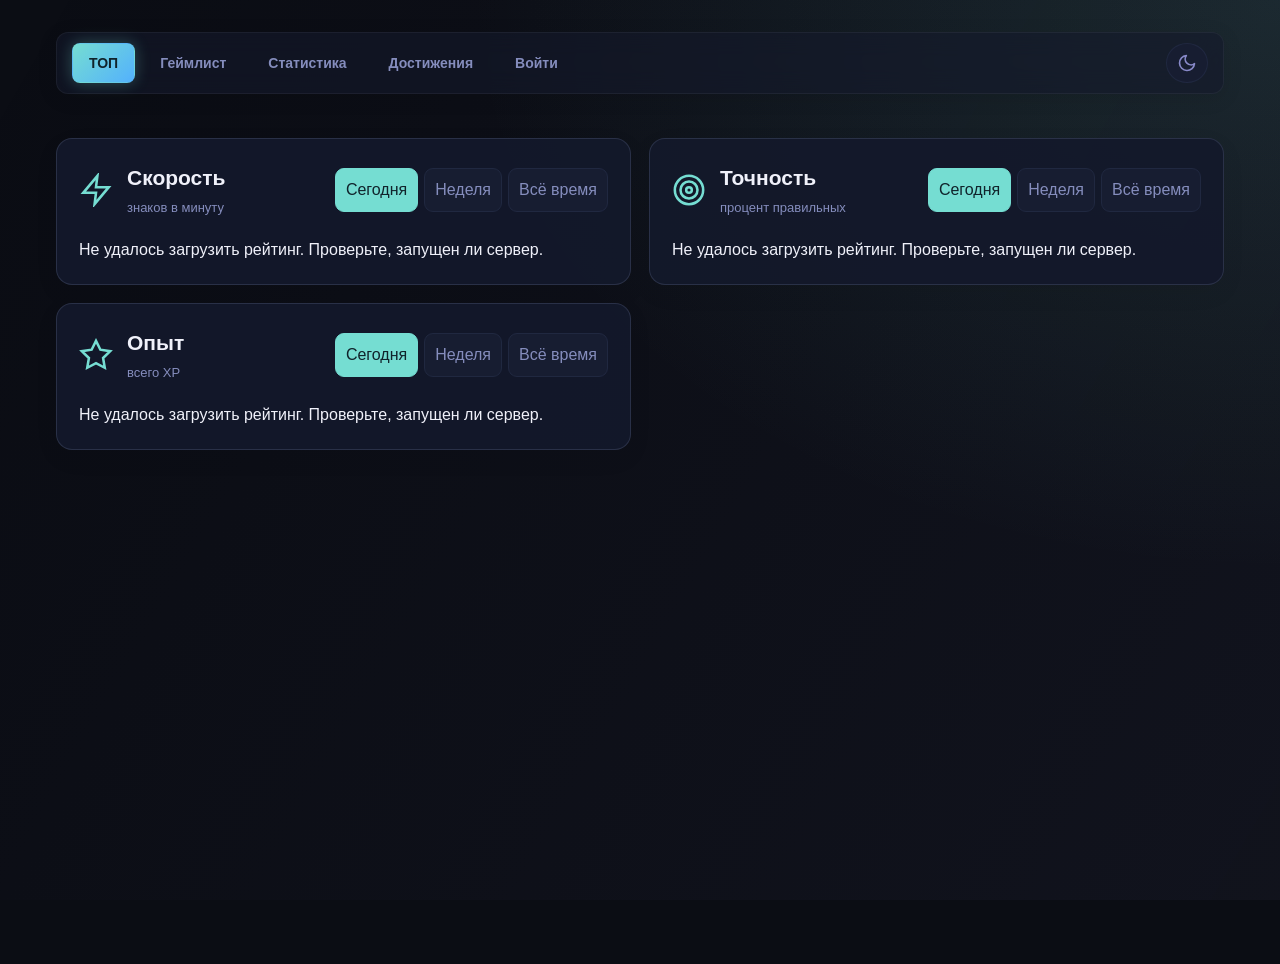
<file: хакатон/index.html>
<!DOCTYPE html>
<html lang="ru">
<head>
    <meta charset="UTF-8">
    <meta name="viewport" content="width=device-width, initial-scale=1.0">
    <title>Топы</title>
    <link rel="preconnect" href="https://fonts.googleapis.com">
    <link rel="preconnect" href="https://fonts.gstatic.com" crossorigin>
    <link href="https://fonts.googleapis.com/css2?family=Roboto:wght@400;500;700&display=swap" rel="stylesheet">
    <link rel="stylesheet" href="dashboard.css">
    <link rel="stylesheet" href="styles.css">
    <link rel="stylesheet" href="keyflow-polish.css">
    <link rel="stylesheet" href="top-login-match.css">
</head>
<body class="top-page">

    <div class="bg"></div>
    <div class="bg-overlay"></div>

    <div class="layout">

        <aside class="sidebar">
            <div class="logo">
                <span class="logo-text">KeyFlow</span>
                <span class="logo-badge">ID</span>
            </div>

            <nav class="nav">
                <a href="index.html" class="nav-item active">
                    <svg viewBox="0 0 24 24" fill="none" stroke="currentColor" stroke-width="1.8">
                        <path d="M3 9l9-7 9 7v11a2 2 0 0 1-2 2H5a2 2 0 0 1-2-2z"/>
                        <polyline points="9 22 9 12 15 12 15 22"/>
                    </svg>
                    <span>Главная</span>
                </a>
                <a href="index.html" class="nav-item">
                    <svg viewBox="0 0 24 24" fill="none" stroke="currentColor" stroke-width="1.8">
                        <path d="M6 9H4.5a2.5 2.5 0 0 1 0-5H6"/>
                        <path d="M18 9h1.5a2.5 2.5 0 0 0 0-5H18"/>
                        <path d="M4 22h16"/>
                        <path d="M10 14.66V17c0 .55-.47.98-.97 1.21C7.85 18.75 7 20 7 22"/>
                        <path d="M14 14.66V17c0 .55.47.98.97 1.21C16.15 18.75 17 20 17 22"/>
                        <path d="M18 2H6v7a6 6 0 0 0 12 0V2Z"/>
                    </svg>
                    <span>Топы</span>
                </a>
                <a href="gamelist.html" class="nav-item">
                    <svg viewBox="0 0 24 24" fill="none" stroke="currentColor" stroke-width="1.8">
                        <rect x="3" y="3" width="7" height="7" rx="1"/>
                        <rect x="14" y="3" width="7" height="7" rx="1"/>
                        <rect x="3" y="14" width="7" height="7" rx="1"/>
                        <rect x="14" y="14" width="7" height="7" rx="1"/>
                    </svg>
                    <span>Каталог</span>
                </a>
                <a href="statistika.html" class="nav-item">
                    <svg viewBox="0 0 24 24" fill="none" stroke="currentColor" stroke-width="1.8">
                        <circle cx="12" cy="12" r="3"/>
                        <path d="M19.4 15a1.65 1.65 0 0 0 .33 1.82l.06.06a2 2 0 1 1-2.83 2.83l-.06-.06a1.65 1.65 0 0 0-1.82-.33 1.65 1.65 0 0 0-1 1.51V21a2 2 0 0 1-4 0v-.09A1.65 1.65 0 0 0 9 19.4a1.65 1.65 0 0 0-1.82.33l-.06.06a2 2 0 1 1-2.83-2.83l.06-.06a1.65 1.65 0 0 0 .33-1.82 1.65 1.65 0 0 0-1.51-1H3a2 2 0 0 1 0-4h.09A1.65 1.65 0 0 0 4.6 9a1.65 1.65 0 0 0-.33-1.82l-.06-.06a2 2 0 1 1 2.83-2.83l.06.06a1.65 1.65 0 0 0 1.82.33H9a1.65 1.65 0 0 0 1-1.51V3a2 2 0 0 1 4 0v.09a1.65 1.65 0 0 0 1 1.51 1.65 1.65 0 0 0 1.82-.33l.06-.06a2 2 0 1 1 2.83 2.83l-.06.06a1.65 1.65 0 0 0-.33 1.82V9a1.65 1.65 0 0 0 1.51 1H21a2 2 0 0 1 0 4h-.09a1.65 1.65 0 0 0-1.51 1z"/>
                    </svg>
                    <span>Статистика</span>
                </a>
            </nav>

            <div class="sidebar-footer">\n            <a href="logreg.html" class="nav-item"><span>Войти / Регистрация</span></a>
                <a href="dostizheniya.html" class="profile-btn">
                    <div class="avatar avatar-small">В</div>
                    <div class="profile-info">
                        <span class="profile-name">vladik1234</span>
                        <span class="profile-sub">Профиль →</span>
                    </div>
                </a>
            </div>
        </aside>

        <header class="top-nav">
            <nav class="nav-links" aria-label="Основная навигация">
                <a href="index.html" class="nav-link active">ТОП</a>
                <a href="gamelist.html" class="nav-link">Геймлист</a>
                <a href="statistika.html" class="nav-link">Статистика</a>
                <a href="dostizheniya.html" class="nav-link">Достижения</a>
                <a href="logreg.html" class="nav-link">Войти</a>
            </nav>
            <button id="theme-toggle" class="theme-toggle" aria-label="Сменить тему" type="button">
                <svg id="icon-moon" viewBox="0 0 24 24" width="20" height="20" stroke="currentColor" stroke-width="2" fill="none" stroke-linecap="round" stroke-linejoin="round">
                    <path d="M21 12.79A9 9 0 1 1 11.21 3 7 7 0 0 0 21 12.79z"></path>
                </svg>
                <svg id="icon-sun" viewBox="0 0 24 24" width="20" height="20" stroke="currentColor" stroke-width="2" fill="none" stroke-linecap="round" stroke-linejoin="round" style="display:none">
                    <circle cx="12" cy="12" r="5"></circle>
                    <line x1="12" y1="1" x2="12" y2="3"></line><line x1="12" y1="21" x2="12" y2="23"></line>
                    <line x1="4.22" y1="4.22" x2="5.64" y2="5.64"></line><line x1="18.36" y1="18.36" x2="19.78" y2="19.78"></line>
                    <line x1="1" y1="12" x2="3" y2="12"></line><line x1="21" y1="12" x2="23" y2="12"></line>
                    <line x1="4.22" y1="19.78" x2="5.64" y2="18.36"></line><line x1="18.36" y1="5.64" x2="19.78" y2="4.22"></line>
                </svg>
            </button>
        </header>

        <main class="main">

            <div class="tops-grid">

                <div class="top-card">
                    <div class="top-header">
                        <div class="top-title">
                            <svg class="top-icon" viewBox="0 0 24 24" fill="none" stroke="currentColor" stroke-width="1.8">
                                <path d="M13 2L3 14h9l-1 8 10-12h-9l1-8z"/>
                            </svg>
                            <div>
                                <h2>Скорость</h2>
                                <span class="top-unit">знаков в минуту</span>
                            </div>
                        </div>
                        <div class="filters">
                            <button class="filter-btn active" data-period="day">Сегодня</button>
                            <button class="filter-btn" data-period="week">Неделя</button>
                            <button class="filter-btn" data-period="all">Всё время</button>
                        </div>
                    </div>

                    <div class="top-list" data-ranking="speed" aria-live="polite"></div>
                </div>

                <div class="top-card">
                    <div class="top-header">
                        <div class="top-title">
                            <svg class="top-icon" viewBox="0 0 24 24" fill="none" stroke="currentColor" stroke-width="1.8">
                                <circle cx="12" cy="12" r="10"/>
                                <circle cx="12" cy="12" r="6"/>
                                <circle cx="12" cy="12" r="2"/>
                            </svg>
                            <div>
                                <h2>Точность</h2>
                                <span class="top-unit">процент правильных</span>
                            </div>
                        </div>
                        <div class="filters">
                            <button class="filter-btn active" data-period="day">Сегодня</button>
                            <button class="filter-btn" data-period="week">Неделя</button>
                            <button class="filter-btn" data-period="all">Всё время</button>
                        </div>
                    </div>

                    <div class="top-list" data-ranking="accuracy" aria-live="polite"></div>
                </div>

                <div class="top-card">
                    <div class="top-header">
                        <div class="top-title">
                            <svg class="top-icon" viewBox="0 0 24 24" fill="none" stroke="currentColor" stroke-width="1.8">
                                <polygon points="12 2 15.09 8.26 22 9.27 17 14.14 18.18 21.02 12 17.77 5.82 21.02 7 14.14 2 9.27 8.91 8.26 12 2"/>
                            </svg>
                            <div>
                                <h2>Опыт</h2>
                                <span class="top-unit">всего XP</span>
                            </div>
                        </div>
                        <div class="filters">
                            <button class="filter-btn active" data-period="day">Сегодня</button>
                            <button class="filter-btn" data-period="week">Неделя</button>
                            <button class="filter-btn" data-period="all">Всё время</button>
                        </div>
                    </div>

                    <div class="top-list" data-ranking="xp" aria-live="polite"></div>
                </div>

            </div>

        </main>

    </div>
    <script src="auth-common.js"></script>
    <script>
        const themeToggle = document.getElementById('theme-toggle');
        const body = document.body;
        const moonIcon = document.getElementById('icon-moon');
        const sunIcon = document.getElementById('icon-sun');
        const applyTheme = () => {
            const light = localStorage.getItem('theme') === 'light';
            body.classList.toggle('light-theme', light);
            body.setAttribute('data-theme', light ? 'light' : 'dark');
            if (moonIcon) moonIcon.style.display = light ? 'none' : 'block';
            if (sunIcon) sunIcon.style.display = light ? 'block' : 'none';
        };
        applyTheme();
        themeToggle?.addEventListener('click', () => {
            localStorage.setItem('theme', body.classList.contains('light-theme') ? 'dark' : 'light');
            applyTheme();
        });
        window.addEventListener('storage', event => { if (event.key === 'theme') applyTheme(); });

        const rankingLabels = { speed: 'зн./мин', accuracy: '%', xp: 'XP' };
        function renderRanking(container, entries, kind) {
            container.replaceChildren();
            if (!entries || !entries.length) {
                const empty = document.createElement('p'); empty.className = 'ranking-empty';
                empty.textContent = 'Пока нет результатов'; container.appendChild(empty); return;
            }
            entries.forEach((entry, index) => {
                const row = document.createElement('div');
                row.className = 'top-row' + (index < 3 ? ` rank-${index + 1}` : '');
                const rank = document.createElement('span'); rank.className = 'rank'; rank.textContent = String(index + 1);
                const avatar = document.createElement('div'); avatar.className = 'avatar'; avatar.textContent = (entry.nickname || '?').slice(0, 1).toUpperCase();
                const name = document.createElement('span'); name.className = 'name'; name.textContent = entry.nickname || 'Игрок';
                const value = document.createElement('span'); value.className = 'value';
                const number = Number(entry.value || 0);
                value.textContent = kind === 'accuracy' ? `${number.toFixed(1)}%` : Math.round(number).toLocaleString('ru-RU');
                row.append(rank, avatar, name, value); container.appendChild(row);
            });
        }
        async function refreshRankings() {
            try {
                const response = await fetch('http://127.0.0.1:8000/api/leaderboard', { cache: 'no-store' });
                if (!response.ok) throw new Error('API leaderboard error');
                const data = await response.json();
                if (!data.success) throw new Error('Leaderboard unavailable');
                document.querySelectorAll('[data-ranking]').forEach(container => {
                    const kind = container.dataset.ranking;
                    renderRanking(container, data[kind], kind);
                });
            } catch (error) {
                document.querySelectorAll('[data-ranking]').forEach(container => {
                    if (!container.children.length) {
                        const message = document.createElement('p'); message.className = 'ranking-empty';
                        message.textContent = 'Не удалось загрузить рейтинг. Проверьте, запущен ли сервер.';
                        container.appendChild(message);
                    }
                });
                console.warn('Не удалось обновить рейтинг:', error);
            }
        }
        refreshRankings();
        setInterval(refreshRankings, 10000);
        document.querySelectorAll('.top-card .filter-btn').forEach(btn => {
            btn.addEventListener('click', () => {
                const card = btn.closest('.top-card');
                card.querySelectorAll('.filter-btn').forEach(b => b.classList.toggle('active', b === btn));
            });
        });
    </script>

</body>
</html>
</file>
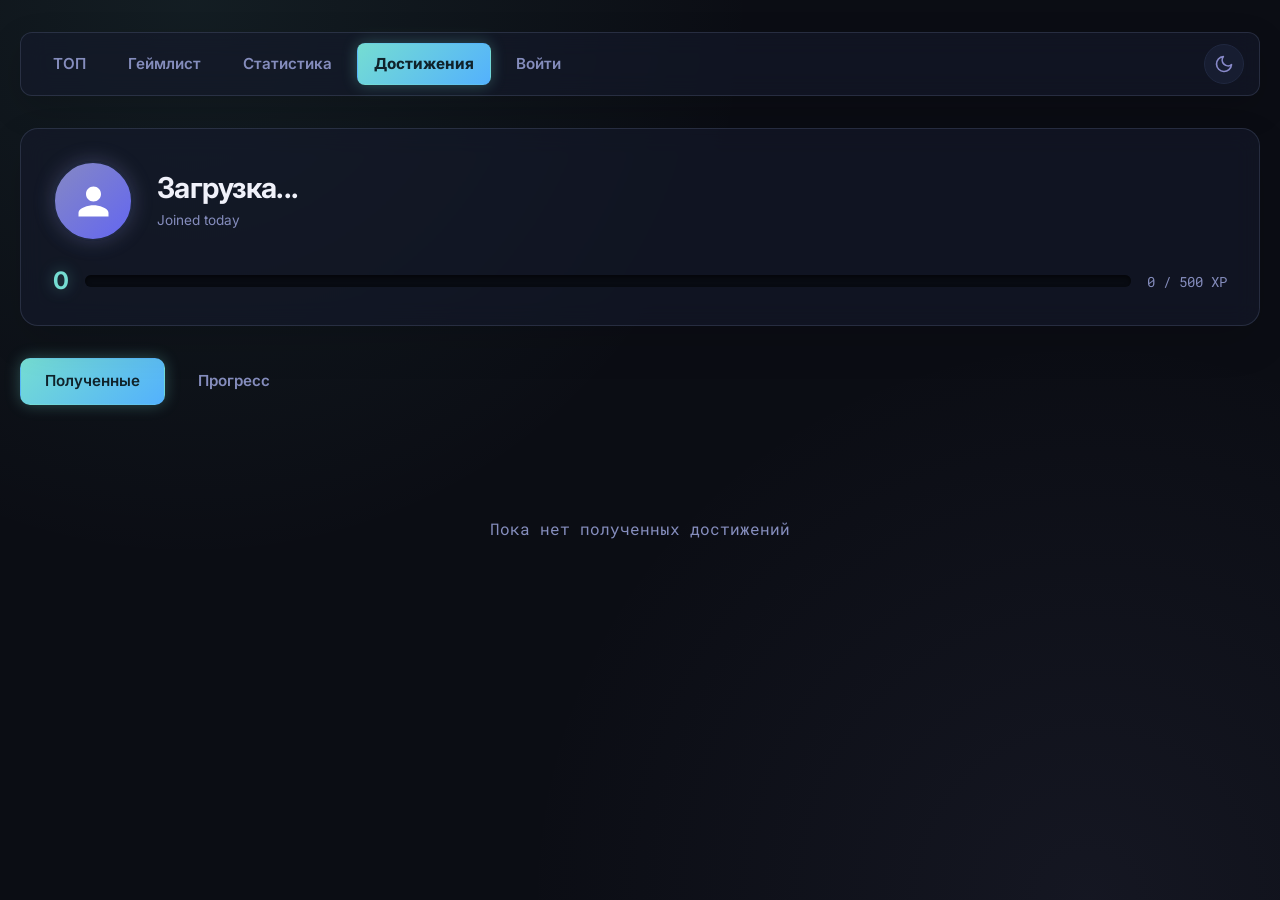
<file: хакатон/dostizheniya.html>
<!DOCTYPE html>
<html lang="ru">
<head>
    <meta charset="UTF-8">
    <meta name="viewport" content="width=device-width, initial-scale=1.0">
    <title>Достижения | KeyFlow</title>
    <link rel="preconnect" href="https://fonts.googleapis.com">
    <link href="https://fonts.googleapis.com/css2?family=Roboto+Mono:wght@400;500;700&family=Inter:wght@400;500;600;700&display=swap" rel="stylesheet">
    <link rel="stylesheet" href="styles_doztcih.css">
    <link rel="stylesheet" href="keyflow-polish.css">
</head>
<body>
    <div class="container">
        

        <header class="top-nav">
            <nav class="nav-links">
                <a href="index.html" class="nav-link">ТОП</a>
                <a href="gamelist.html" class="nav-link">Геймлист</a>
                <a href="statistika.html" class="nav-link">Статистика</a>
                <a href="dostizheniya.html" class="nav-link active">Достижения</a>
                <a href="logreg.html" class="nav-link">Войти</a>
            </nav>
            

            <button id="theme-toggle" class="theme-toggle" aria-label="Сменить тему">
                <svg id="icon-moon" viewBox="0 0 24 24" width="20" height="20" stroke="currentColor" stroke-width="2" fill="none" stroke-linecap="round" stroke-linejoin="round">
                    <path d="M21 12.79A9 9 0 1 1 11.21 3 7 7 0 0 0 21 12.79z"></path>
                </svg>
                <svg id="icon-sun" viewBox="0 0 24 24" width="20" height="20" stroke="currentColor" stroke-width="2" fill="none" stroke-linecap="round" stroke-linejoin="round" style="display: none;">
                    <circle cx="12" cy="12" r="5"></circle>
                    <line x1="12" y1="1" x2="12" y2="3"></line>
                    <line x1="12" y1="21" x2="12" y2="23"></line>
                    <line x1="4.22" y1="4.22" x2="5.64" y2="5.64"></line>
                    <line x1="18.36" y1="18.36" x2="19.78" y2="19.78"></line>
                    <line x1="1" y1="12" x2="3" y2="12"></line>
                    <line x1="21" y1="12" x2="23" y2="12"></line>
                    <line x1="4.22" y1="19.78" x2="5.64" y2="18.36"></line>
                    <line x1="18.36" y1="5.64" x2="19.78" y2="4.22"></line>
                </svg>
            </button>
        </header>


        <section class="profile-header">
            <div class="user-info">
                <div class="avatar">
                    <svg viewBox="0 0 24 24" fill="currentColor">
                        <path d="M12 12c2.21 0 4-1.79 4-4s-1.79-4-4-4-4 1.79-4 4 1.79 4 4 4zm0 2c-2.67 0-8 1.34-8 4v2h16v-2c0-2.66-5.33-4-8-4z"/>
                    </svg>
                </div>
                <div class="user-details">
                    <h1 class="username" id="profile-username">Загрузка...</h1>
                    <div class="user-meta" id="profile-meta">Joined today</div>
                </div>
            </div>
            
            <div class="profile-level-large">
                <div class="level-info">
                    <span class="level-number" id="profile-level">0</span>
                    <div class="level-bar">
                        <div class="level-progress" id="profile-level-bar" data-width="0"></div>
                    </div>
                    <span class="level-xp" id="profile-xp">0 / 500 XP</span>
                </div>
            </div>
        </section>


        <div class="tabs">
            <button class="tab-btn active" data-tab="achievements">Полученные</button>
            <button class="tab-btn" data-tab="progress">Прогресс</button>
        </div>


        <section class="achievements-section">
            <div id="achievements-list" class="achievements-list">
                <div class="loading">Загрузка данных...</div>
            </div>
        </section>
    </div>


    <script src="auth-common.js"></script>
    <script src="data.js"></script>
    <script src="script123.js"></script>
</body>
</html>
</file>
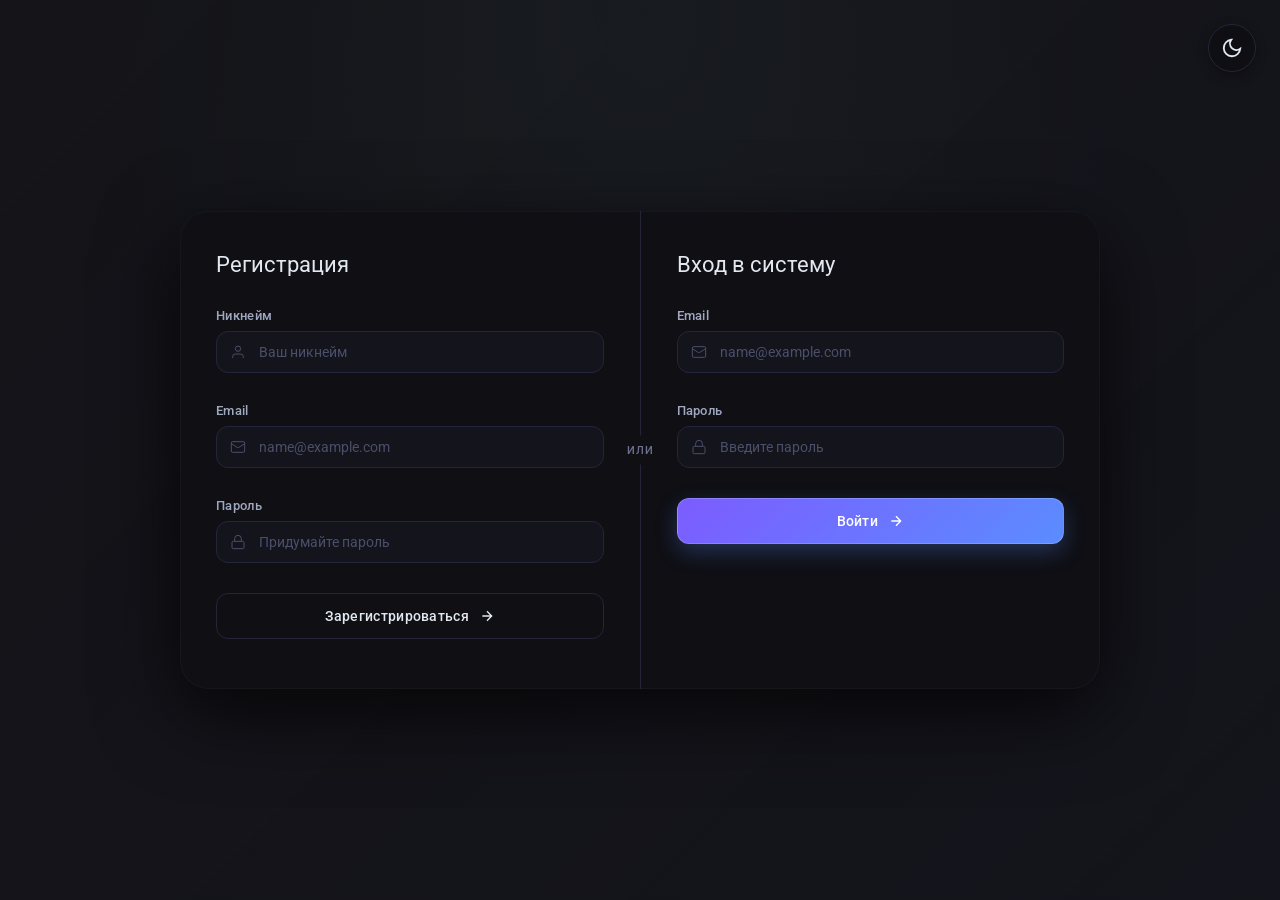
<file: хакатон/logreg.html>
<!DOCTYPE html>
<html lang="ru">
<head>
    <meta charset="UTF-8">
    <meta name="viewport" content="width=device-width, initial-scale=1.0">
    <title>Вход и регистрация | KeyFlow</title>
    <link rel="preconnect" href="https://fonts.googleapis.com">
    <link href="https://fonts.googleapis.com/css2?family=Roboto:wght@400;500;700&display=swap" rel="stylesheet">
    <link rel="stylesheet" href="logreg.css">
</head>
<body class="auth-page">

    <div class="bg"></div>
    <div class="bg-overlay"></div>

    <button class="theme-toggle" id="themeToggle" aria-label="Переключить тему">
        <svg class="icon-sun" viewBox="0 0 24 24" fill="none" stroke="currentColor" stroke-width="2"><circle cx="12" cy="12" r="4"/><path d="M12 2v2M12 20v2M4.93 4.93l1.41 1.41M17.66 17.66l1.41 1.41M2 12h2M20 12h2M4.93 19.07l1.41-1.41M17.66 6.34l1.41-1.41"/></svg>
        <svg class="icon-moon" viewBox="0 0 24 24" fill="none" stroke="currentColor" stroke-width="2"><path d="M21 12.79A9 9 0 1 1 11.21 3 7 7 0 0 0 21 12.79z"/></svg>
    </button>

    <div class="toast" id="toast" role="alert"></div>

    <div class="auth-container">
        <div class="form-card">
            <div class="card-header">
                <h2>Регистрация</h2>
            </div>

            <form id="registerForm" novalidate>
                <div class="input-group">
                    <label for="reg-name">Никнейм</label>
                    <div class="input-wrap">
                        <svg class="input-icon" viewBox="0 0 24 24" fill="none" stroke="currentColor" stroke-width="1.5"><path d="M20 21v-2a4 4 0 0 0-4-4H8a4 4 0 0 0-4 4v2"/><circle cx="12" cy="7" r="4"/></svg>
                        <input type="text" id="reg-name" placeholder="Ваш никнейм" required>
                    </div>
                    <span class="error-msg" id="reg-name-error"></span>
                </div>

                <div class="input-group">
                    <label for="reg-email">Email</label>
                    <div class="input-wrap">
                        <svg class="input-icon" viewBox="0 0 24 24" fill="none" stroke="currentColor" stroke-width="1.5"><rect x="2" y="4" width="20" height="16" rx="2"/><path d="m22 7-8.97 5.7a1.94 1.94 0 0 1-2.06 0L2 7"/></svg>
                        <input 
                        type="email" 
                        id="reg-email" 
                        placeholder="name@example.com" 
                        pattern="^[a-zA-Z0-9._%+-]{3,}@[a-zA-Z0-9.-]+\.[a-zA-Z]{2,}$"
                        title="Минимум 3 символа до @ и точка после (например: name@mail.ru)"
                        required
                    >
                    </div>
                    <span class="error-msg" id="reg-email-error"></span>
                </div>

                <div class="input-group">
                    <label for="reg-pass">Пароль</label>
                    <div class="input-wrap">
                        <svg class="input-icon" viewBox="0 0 24 24" fill="none" stroke="currentColor" stroke-width="1.5"><rect x="3" y="11" width="18" height="11" rx="2"/><path d="M7 11V7a5 5 0 0 1 10 0v4"/></svg>
                        <input type="password" id="reg-pass" placeholder="Придумайте пароль" required>
                    </div>
                    <span class="error-msg" id="reg-pass-error"></span>
                </div>

                <button type="submit" class="btn btn-outline" id="registerBtn">
                    <span>Зарегистрироваться</span>
                    <svg class="btn-arrow" viewBox="0 0 24 24" fill="none" stroke="currentColor" stroke-width="2"><path d="M5 12h14M12 5l7 7-7 7"/></svg>
                </button>
            </form>
        </div>

        <div class="divider"><span class="divider-text">или</span></div>

                <!-- ВХОД -->
        <div class="form-card">
            <div class="card-header">
                <h2>Вход в систему</h2>
            </div>

            <form id="loginForm" novalidate>
                <div class="input-group">
                    <label for="login-email">Email</label>
                    <div class="input-wrap">
                        <svg class="input-icon" viewBox="0 0 24 24" fill="none" stroke="currentColor" stroke-width="1.5"><rect x="2" y="4" width="20" height="16" rx="2"/><path d="m22 7-8.97 5.7a1.94 1.94 0 0 1-2.06 0L2 7"/></svg>
                        <input 
                            type="email" 
                            id="login-email" 
                            placeholder="name@example.com" 
                            required
                        >
                    </div>
                    <span class="error-msg" id="login-email-error"></span>
                </div>

                <div class="input-group">
                    <label for="login-pass">Пароль</label>
                    <div class="input-wrap">
                        <svg class="input-icon" viewBox="0 0 24 24" fill="none" stroke="currentColor" stroke-width="1.5"><rect x="3" y="11" width="18" height="11" rx="2"/><path d="M7 11V7a5 5 0 0 1 10 0v4"/></svg>
                        <input type="password" id="login-pass" placeholder="Введите пароль" required>
                    </div>
                    <span class="error-msg" id="login-pass-error"></span>
                </div>

                <button type="submit" class="btn btn-solid" id="loginBtn">
                    <span>Войти</span>
                    <svg class="btn-arrow" viewBox="0 0 24 24" fill="none" stroke="currentColor" stroke-width="2"><path d="M5 12h14M12 5l7 7-7 7"/></svg>
                </button>
            </form>
        </div>
    </div>

    <script src="logreg.js"></script>
</body>
</html>
</file>
<file: хакатон/dashboard.css>
:root { color-scheme: dark; }
body { min-height: 100vh; background: var(--bg, #0b0d14); color: var(--text, #f0f1fa); font-family: Inter, Roboto, sans-serif; }
a { color: inherit; text-decoration: none; }
.bg, .bg-overlay { position: fixed; inset: 0; pointer-events: none; z-index: -1; }
.bg { background: radial-gradient(ellipse at top right, rgba(117,221,210,.12), transparent 45%), var(--bg, #0b0d14); }
.bg-overlay { background: linear-gradient(120deg, transparent, rgba(136,137,201,.05)); }
.layout { min-height: 100vh; display: grid; grid-template-columns: 230px minmax(0,1fr); grid-template-rows: auto 1fr; }
.sidebar { grid-row: 1 / span 2; padding: 24px 16px; border-right: 1px solid var(--border, #202840); background: var(--panel, #151a2c); display:flex; flex-direction:column; gap:28px; }
.logo { display:flex; align-items:center; gap:10px; padding: 0 10px; font-size:22px; font-weight:700; }
.logo-badge { font-size:10px; padding:4px 6px; border-radius:6px; background:var(--accent, #75ddd2); color:#0b0d14; }
.nav { display:flex; flex-direction:column; gap:7px; }
.nav-item { display:flex; align-items:center; gap:12px; padding:12px; border-radius:9px; color:var(--muted, #858dbd); }
.nav-item svg { width:20px; height:20px; flex-shrink:0; }
.nav-item:hover, .nav-item.active { color:var(--text, #f0f1fa); background:var(--panel-2, #171d31); }
.sidebar-footer { margin-top:auto; display:grid; gap:12px; }
.profile-btn { display:flex; align-items:center; gap:10px; padding:10px; border-radius:10px; background:var(--panel-2, #171d31); }
.avatar { width:36px; height:36px; border-radius:50%; display:grid; place-items:center; background:var(--accent, #75ddd2); color:#0b0d14; font-weight:700; }
.profile-info { display:grid; gap:3px; }
.profile-name { font-size:13px; font-weight:600; }
.profile-sub { font-size:12px; color:var(--muted, #858dbd); }
.site-wide-nav { grid-column:2; display:flex; align-items:center; justify-content:space-between; gap:20px; padding:20px 28px; border-bottom:1px solid var(--border, #202840); }
.brand-mark { font-size:20px; font-weight:700; white-space:nowrap; }
.brand-mark span { color:var(--accent, #75ddd2); }
.nav-links { display:flex; align-items:center; flex-wrap:wrap; gap:8px; }
.nav-link { padding:9px 12px; border-radius:8px; color:var(--muted, #858dbd); font-size:14px; }
.nav-link:hover, .nav-link.active { color:var(--text, #f0f1fa); background:var(--panel-2, #171d31); }
.theme-toggle { border:1px solid var(--border, #202840); background:var(--panel, #151a2c); color:var(--text, #f0f1fa); border-radius:9px; padding:8px 10px; cursor:pointer; }
main, .main-content, .content { min-width:0; padding:28px; }
@media (max-width: 900px) {
 .layout { grid-template-columns:1fr; grid-template-rows:auto auto 1fr; }
 .sidebar { grid-row:auto; padding:14px; border-right:0; border-bottom:1px solid var(--border,#202840); }
 .sidebar .nav { flex-direction:row; flex-wrap:wrap; }
 .sidebar-footer { margin-top:0; }
 .site-wide-nav { grid-column:1; flex-wrap:wrap; padding:16px; }
 main, .main-content, .content { padding:18px; }
}
</file>
<file: хакатон/styles.css>
* { margin: 0; padding: 0; box-sizing: border-box; }

:root {
    --bg: #0b0d14; --panel: #151a2c; --panel-2: #171d31; --border: #202840;
    --text: #f0f1fa; --muted: #858dbd; --accent: #75ddd2; --accent-dark: #244e5b;
    --purple: #8889c9; --error-color: #f38ba8;
    --bg-color: var(--bg); --sub-alt-color: var(--panel); --text-color: var(--text);
    --main-color: var(--accent); --sub-color: var(--muted); --border-color: var(--border);
    --font-mono: 'Roboto Mono', monospace; --font-sans: 'Inter', sans-serif;
    --radius: 12px; --roundness: var(--radius); --roundness-sm: 8px;
    --spacing-xs: 0.25rem; --spacing-sm: 0.5rem; --spacing-md: 1rem; --spacing-lg: 1.5rem; --spacing-xl: 2rem;
    --transition-fast: 0.15s ease; --transition-normal: 0.25s ease;
}

body.light-theme {
    --bg: #f0f4f8; --panel: #ffffff; --panel-2: #f8fafc; --border: #cbd5e1;
    --text: #0f172a; --muted: #475569; --accent: #0ea5e9; --accent-dark: #0284c7;
    --purple: #6366f1; --error-color: #e11d48;
    --bg-color: var(--bg); --sub-alt-color: var(--panel); --text-color: var(--text);
    --main-color: var(--accent); --sub-color: var(--muted); --border-color: var(--border);
}

body {
    font-family: var(--font-sans);
    background-color: var(--bg);
    background-image: radial-gradient(circle at 15% 0%, rgba(117, 221, 210, 0.08) 0%, transparent 40%), radial-gradient(circle at 85% 100%, rgba(136, 137, 201, 0.08) 0%, transparent 40%);
    background-attachment: fixed;
    color: var(--text-color); line-height: 1.6; min-height: 100vh;
    padding: var(--spacing-xl) var(--spacing-md); -webkit-font-smoothing: antialiased;
    transition: background 0.3s ease, color 0.3s ease;
}

body.light-theme { background-image: radial-gradient(circle at 15% 0%, rgba(14, 165, 233, 0.1) 0%, transparent 40%), radial-gradient(circle at 85% 100%, rgba(99, 102, 241, 0.08) 0%, transparent 40%); }
.container { width: 100%; max-width: 1400px; margin: 0 auto; }


.top-nav {
    display: flex; justify-content: space-between; align-items: center;
    background: rgba(21, 26, 44, 0.6); backdrop-filter: blur(12px); -webkit-backdrop-filter: blur(12px);
    border: 1px solid rgba(255, 255, 255, 0.05); border-radius: var(--radius);
    padding: 10px 15px; margin-bottom: var(--spacing-xl); width: 100%;
    box-shadow: 0 4px 20px rgba(0, 0, 0, 0.1);
}
body.light-theme .top-nav { background: rgba(255, 255, 255, 0.9); border-color: rgba(203, 213, 225, 0.6); }
.nav-links { display: flex; gap: 8px; flex-wrap: wrap; }
.nav-link { color: var(--muted); text-decoration: none; font-weight: 600; padding: 8px 16px; border-radius: var(--roundness-sm); transition: all 0.25s ease; border: 1px solid transparent; }
.nav-link:hover { color: var(--text-color); background-color: var(--panel-2); }
.nav-link.active { color: #10232b; background: linear-gradient(135deg, var(--accent), #53b1fd); border-color: transparent; box-shadow: 0 0 15px rgba(117, 221, 210, 0.3); }
body.light-theme .nav-link.active { color: #ffffff; background: linear-gradient(135deg, #0ea5e9, #3b82f6); }
.theme-toggle { width: 40px; height: 40px; border-radius: 50%; background-color: var(--panel-2); border: 1px solid var(--border); color: var(--purple); display: flex; align-items: center; justify-content: center; cursor: pointer; transition: all 0.3s ease; }
.theme-toggle:hover { color: var(--accent); border-color: var(--accent); transform: scale(1.1) rotate(15deg); }

.game-page { display: flex; flex-direction: column; min-height: 100vh; padding: 0; }
.game-container { display: flex; flex-direction: column; flex: 1; padding: var(--spacing-xl) var(--spacing-md); max-width: 1200px; }
.typing-wrapper { flex: 1; display: flex; flex-direction: column; align-items: center; justify-content: center; width: 100%; margin-bottom: var(--spacing-xl); }

.toolbar { display: flex; align-items: center; background: rgba(21, 26, 44, 0.6); backdrop-filter: blur(12px); border: 1px solid rgba(255, 255, 255, 0.05); border-radius: var(--radius); padding: 6px 10px; margin-bottom: var(--spacing-xl); flex-wrap: wrap; gap: 4px; box-shadow: 0 4px 20px rgba(0, 0, 0, 0.1); }
body.light-theme .toolbar { background: rgba(255, 255, 255, 0.9); border-color: rgba(203, 213, 225, 0.6); }
.toolbar-group { display: flex; gap: 2px; }
.toolbar-divider { width: 1px; height: 20px; background: var(--border); margin: 0 8px; }
.toolbar-btn { background: transparent; border: none; color: var(--muted); font-family: var(--font-sans); font-size: 0.85rem; padding: 6px 12px; border-radius: var(--roundness-sm); cursor: pointer; transition: all 0.2s ease; display: flex; align-items: center; gap: 6px; }
.toolbar-btn:hover { color: var(--text-color); background: rgba(255, 255, 255, 0.05); }
.toolbar-btn.active { color: var(--accent); background: rgba(117, 221, 210, 0.1); }

#dynamic-settings .toolbar-btn { padding: 6px 10px; font-size: 0.85rem; text-transform: uppercase; }
#dynamic-settings .toolbar-btn.active { color: var(--accent); background: rgba(117, 221, 210, 0.15); font-weight: 700; }


.typing-area {
    max-width: 900px; 
    width: 100%;
    font-family: var(--font-mono); 
    font-size: 2rem; 
    line-height: 1.6;
    color: var(--muted); 
    text-align: left; 
    display: block; 
    white-space: pre-wrap;
    cursor: text; 
    user-select: none; 
    position: relative;
    min-height: 3.2em; 
}

.loading-text { text-align: center; font-family: var(--font-mono); color: var(--accent); animation: pulse 1.5s infinite; }
@keyframes pulse { 0%, 100% { opacity: 0.5; } 50% { opacity: 1; } }

.word { display: inline-block; margin-right: 0.5em; transition: opacity 0.3s ease; }


.word.passed {
    opacity: 0.2;
    pointer-events: none;
}

.letter { position: relative; display: inline-block; color: var(--muted); transition: color 0.1s ease; }
.letter.active { color: var(--text-color); }
.letter.active::before {
    content: ''; position: absolute; left: -2px; top: 10%; height: 80%; width: 2px;
    background-color: var(--accent); border-radius: 2px; animation: blink-cursor 1s infinite;
}
@keyframes blink-cursor { 0%, 100% { opacity: 1; } 50% { opacity: 0; } }

.letter.correct { color: var(--text-color); }
.letter.incorrect { color: var(--error-color) !important; text-decoration: underline; text-decoration-thickness: 2px; }

.results-screen { display: flex; flex-direction: column; align-items: center; justify-content: center; width: 100%; max-width: 900px; animation: fadeIn 0.5s ease; }
.result-title { font-size: 2rem; color: var(--accent); margin-bottom: var(--spacing-xl); font-family: var(--font-sans); }
.result-stats { display: flex; flex-wrap: wrap; justify-content: center; gap: var(--spacing-xl); margin-bottom: var(--spacing-xl); width: 100%; }
.result-item { display: flex; flex-direction: column; align-items: center; min-width: 120px; }
.result-value { font-family: var(--font-mono); font-size: 2.5rem; font-weight: 700; color: var(--muted); line-height: 1; }
.result-item.main-stat .result-value { font-size: 4rem; color: var(--accent); text-shadow: 0 0 20px rgba(117, 221, 210, 0.4); }
body.light-theme .result-item.main-stat .result-value { color: #0284c7; text-shadow: none; }
.result-label { font-family: var(--font-sans); font-size: 0.85rem; color: var(--muted); text-transform: uppercase; margin-top: var(--spacing-sm); letter-spacing: 0.05em; text-align: center; }
.result-text-container { background: rgba(23, 29, 49, 0.7); border: 1px solid var(--border); border-radius: var(--radius); padding: var(--spacing-xl); width: 100%; margin-bottom: var(--spacing-xl); }
body.light-theme .result-text-container { background: #ffffff; }
.result-original-text { font-family: var(--font-mono); font-size: 1.2rem; color: var(--muted); line-height: 1.6; text-align: center; }
.restart-btn { padding: 12px 24px; background: linear-gradient(135deg, var(--accent), #53b1fd); color: #10232b; border: none; border-radius: var(--radius); font-family: var(--font-sans); font-size: 1rem; font-weight: 600; cursor: pointer; transition: transform 0.2s ease, box-shadow 0.2s ease; }
.restart-btn:hover { transform: translateY(-2px); box-shadow: 0 4px 15px rgba(117, 221, 210, 0.4); }

@media (max-width: 768px) {
    body { padding: var(--spacing-md) var(--spacing-sm); }
    .top-nav { flex-direction: column; gap: var(--spacing-md); width: 100%; }
    .nav-links { justify-content: center; }
    .typing-area { font-size: 1.5rem; }
    .toolbar { justify-content: center; }
    .toolbar-divider { display: none; }
}
</file>
<file: хакатон/keyflow-polish.css>
/* KeyFlow visual refinement — preserves the original dark teal / violet identity */
:root {
  color-scheme: dark;
  --kf-bg: #0b0d14;
  --kf-surface: rgba(21,26,44,.88);
  --kf-surface-2: #171d31;
  --kf-line: rgba(143,160,205,.18);
  --kf-text: #f0f1fa;
  --kf-muted: #9aa3c7;
  --kf-accent: #75ddd2;
  --kf-purple: #8889c9;
  --kf-radius: 18px;
}
html { scroll-behavior: smooth; }
body { color: var(--kf-text); }
button, input, select, textarea { font: inherit; }
button, a { -webkit-tap-highlight-color: transparent; }
a:focus-visible, button:focus-visible, input:focus-visible, select:focus-visible {
  outline: 2px solid var(--kf-accent); outline-offset: 3px;
}
::selection { background: rgba(117,221,210,.28); }
body:not(.light-theme) .top-nav,
body:not(.light-theme) .toolbar,
body:not(.light-theme) .panel,
body:not(.light-theme) .top-card,
body:not(.light-theme) .profile-header,
body:not(.light-theme) .stat,
body:not(.light-theme) .auth-container {
  border-color: var(--kf-line);
}
.top-nav, .toolbar {
  gap: 12px; box-shadow: 0 12px 34px rgba(0,0,0,.16);
}
.nav-links { align-items: center; }
.nav-link { white-space: nowrap; }
.nav-link.active { font-weight: 750; }
.container { max-width: 1240px; }
.page-header { margin: 10px 0 28px; }
.page-header h1, h1 { letter-spacing: -.035em; line-height: 1.15; }
.subtitle, .section-subtitle { max-width: 72ch; }
.panel, .top-card, .profile-header, .result-item, .stat, .chart-panel {
  border-radius: var(--kf-radius); overflow: hidden;
}
.top-card, .panel, .profile-header, .chart-panel {
  box-shadow: 0 16px 42px rgba(0,0,0,.12);
}
.top-card, .panel { transition: border-color .2s ease, transform .2s ease, box-shadow .2s ease; }
.top-card:hover { border-color: rgba(117,221,210,.34); }
button, .btn, .filter-btn, .tab-btn, .restart-btn {
  transition: transform .16s ease, filter .16s ease, background .16s ease, border-color .16s ease;
}
button:hover, .btn:hover, .filter-btn:hover, .tab-btn:hover, .restart-btn:hover { filter: brightness(1.08); }
button:active, .btn:active, .filter-btn:active, .tab-btn:active, .restart-btn:active { transform: translateY(1px); }
input, select, textarea {
  max-width: 100%; border-radius: 10px;
}
img, svg { max-width: 100%; }
main, .main-content, .content { min-width: 0; }
.layout { min-height: 100vh; }
.sidebar { backdrop-filter: blur(18px); }
.sidebar .nav-item { border-radius: 12px; transition: background .18s ease, color .18s ease; }
.sidebar .nav-item:hover { background: rgba(117,221,210,.08); }
.sidebar .nav-item.active { box-shadow: inset 3px 0 var(--kf-accent); }
.site-wide-nav { align-items: center; }
.brand-mark { font-weight: 800; letter-spacing: -.04em; }
.tops-grid { align-items: start; }
.top-list { display: grid; gap: 6px; }
.top-row { border-radius: 10px; transition: background .18s ease; }
.top-row:hover { background: rgba(117,221,210,.06); }
.rank { font-variant-numeric: tabular-nums; }
.stat-value, .result-value, .value { font-variant-numeric: tabular-nums; }
.tabs { gap: 8px; }
.tab-btn { border-radius: 10px; }
.stats-grid { gap: 16px; }
.chart-container { min-width: 0; overflow: hidden; }
.achievements-list { gap: 14px; }
.achievement, .achievement-card { border-radius: 14px; }
.game-container { width: min(100%, 1200px); }
.typing-wrapper { min-width: 0; }
.typing-area { width: 100%; max-width: 100%; }
.results-screen { width: 100%; }
.keyboard-container { max-width: 100%; overflow-x: auto; }
.auth-site-nav { position: relative; z-index: 4; width: 100%; max-width: 1120px; }
.auth-site-nav .top-nav { margin-bottom: 22px; }
.auth-container { width: 100%; }
.form-card { min-width: 0; }
.input-wrap input { width: 100%; }
.btn { cursor: pointer; }
.toast { z-index: 20; }
body.light-theme {
  --kf-bg: #f0f4f8; --kf-surface: rgba(255,255,255,.92); --kf-surface-2: #f8fafc;
  --kf-line: rgba(71,85,105,.18); --kf-text: #0f172a; --kf-muted: #475569;
}
body.light-theme .top-nav, body.light-theme .toolbar,
body.light-theme .panel, body.light-theme .top-card,
body.light-theme .profile-header, body.light-theme .chart-panel {
  box-shadow: 0 12px 32px rgba(15,23,42,.06);
}
@media (max-width: 760px) {
  body { padding: 14px 10px; }
  .container { width: 100%; }
  .top-nav { align-items: stretch; flex-direction: column; padding: 12px; }
  .nav-links { width: 100%; gap: 5px; }
  .nav-link { padding: 8px 10px; font-size: .84rem; }
  .theme-toggle { align-self: flex-end; }
  .page-header { margin-bottom: 20px; }
  .tops-grid, .stats-grid { grid-template-columns: minmax(0,1fr) !important; }
  .profile-header { padding: 18px; }
  .auth-site-nav { padding: 0; }
  .auth-site-nav .top-nav { flex-direction: column; }
  .auth-container { flex-direction: column; border-radius: 20px; }
  .form-card { padding: 28px 22px; }
  .toolbar { justify-content: center; }
}
@media (prefers-reduced-motion: reduce) {
  *, *::before, *::after { scroll-behavior: auto !important; animation-duration: .01ms !important; transition-duration: .01ms !important; }
}
</file>
<file: хакатон/top-login-match.css>
.top-page {
  --bg:#0b0d14; --panel:#151a2c; --panel-2:#171d31; --border:#202840;
  --text:#f0f1fa; --muted:#858dbd; --accent:#75ddd2; --purple:#8889c9;
  background:var(--bg); color:var(--text); font-family:Inter,Roboto,sans-serif;
}
.top-page .layout { display:grid; grid-template-columns:minmax(0,1fr); grid-template-rows:auto 1fr; min-height:100vh; }
.top-page .sidebar { display:none; }
.top-page .site-wide-nav {
  grid-column:1; position:sticky; top:0; z-index:20; width:100%;
  padding:16px clamp(18px,4vw,56px); gap:20px;
  background:rgba(11,13,20,.88); border-bottom:1px solid var(--border);
  backdrop-filter:blur(18px);
}
.top-page .brand-mark { color:var(--text); letter-spacing:-.04em; }
.top-page .brand-mark span { color:var(--accent); }
.top-page .nav-links { gap:6px; }
.top-page .nav-link { border:1px solid transparent; border-radius:10px; padding:10px 14px; transition:background .2s,color .2s,border-color .2s; }
.top-page .nav-link:hover { border-color:var(--border); background:var(--panel); color:var(--text); }
.top-page .nav-link.active { color:var(--accent); background:rgba(117,221,210,.09); border-color:rgba(117,221,210,.22); }
.top-page .theme-toggle { display:grid; place-items:center; min-width:42px; min-height:40px; border-radius:11px; }
.top-page .main { width:min(1440px,100%); margin:0 auto; padding:clamp(22px,4vw,48px); }
.top-page .page-header { display:flex; align-items:flex-end; justify-content:space-between; gap:24px; margin-bottom:30px; }
.top-page .page-header h1 { color:var(--text); font-size:clamp(30px,4vw,42px); letter-spacing:-.04em; margin-bottom:8px; }
.top-page .subtitle { color:var(--muted); line-height:1.6; }
.top-page .header-stats { display:flex; gap:12px; flex-wrap:wrap; }
.top-page .stat, .top-page .top-card {
  background:linear-gradient(145deg,rgba(21,26,44,.96),rgba(17,22,37,.96));
  border:1px solid var(--border); border-radius:18px; box-shadow:0 12px 32px rgba(0,0,0,.14);
}
.top-page .stat { padding:14px 18px; min-width:140px; }
.top-page .stat-value { color:var(--accent); font-size:22px; font-weight:700; }
.top-page .stat-label { display:block; color:var(--muted); font-size:12px; margin-top:5px; }
.top-page .tops-grid { gap:18px; }
.top-page .top-card { padding:22px; overflow:hidden; }
.top-page .top-header { display:flex; justify-content:space-between; align-items:center; gap:14px; margin-bottom:18px; }
.top-page .top-title h2 { color:var(--text); }
.top-page .top-unit { color:var(--muted); }
.top-page .top-icon { color:var(--accent); }
.top-page .filter-btn { background:var(--panel-2); color:var(--muted); border:1px solid var(--border); border-radius:9px; padding:8px 11px; cursor:pointer; }
.top-page .filter-btn:hover,.top-page .filter-btn.active { color:var(--bg); background:var(--accent); border-color:var(--accent); }
.top-page table { width:100%; border-collapse:collapse; }
.top-page th { color:var(--muted); font-size:12px; font-weight:600; text-align:left; }
.top-page th,.top-page td { padding:13px 12px; border-bottom:1px solid rgba(143,160,205,.12); }
.top-page tr:last-child td { border-bottom:0; }
.top-page td { color:var(--text); }
.top-page tr:hover td { background:rgba(117,221,210,.035); }
.top-page button:focus-visible,.top-page a:focus-visible { outline:2px solid var(--accent); outline-offset:3px; }
@media(max-width:900px) {
 .top-page .site-wide-nav { position:relative; flex-wrap:wrap; }
 .top-page .nav-links { order:3; width:100%; overflow-x:auto; flex-wrap:nowrap; padding-bottom:3px; }
 .top-page .nav-link { white-space:nowrap; }
 .top-page .main { padding:22px 16px; }
 .top-page .page-header { align-items:flex-start; flex-direction:column; }
 .top-page .tops-grid { grid-template-columns:1fr; }
}
@media(max-width:560px) {
 .top-page .top-card { padding:15px; }
 .top-page .top-header { align-items:flex-start; flex-direction:column; }
 .top-page th,.top-page td { padding:10px 7px; font-size:12px; }
 .top-page .header-stats { width:100%; }
 .top-page .stat { flex:1; min-width:120px; }
}

.auth-page {
  --bg:#0b0d14; --panel:#151a2c; --panel-2:#171d31; --border:#202840;
  --text:#f0f1fa; --muted:#858dbd; --accent:#75ddd2; --purple:#8889c9;
  background:radial-gradient(ellipse at 12% 0%,rgba(117,221,210,.10),transparent 38%),
             radial-gradient(ellipse at 90% 15%,rgba(136,137,201,.10),transparent 35%),var(--bg);
  color:var(--text); font-family:Inter,Roboto,sans-serif; min-height:100vh;
}
.auth-page .auth-site-nav { width:min(1200px,100%); padding:18px 24px 0; margin:0 auto; }
.auth-page .top-nav { display:flex; align-items:center; justify-content:center; gap:16px; }
.auth-page .nav-links { display:flex; justify-content:center; flex-wrap:wrap; gap:6px; padding:8px; border:1px solid var(--border); border-radius:15px; background:rgba(21,26,44,.82); }
.auth-page .nav-link { color:var(--muted); padding:10px 15px; border:1px solid transparent; border-radius:9px; transition:all .2s ease; }
.auth-page .nav-link:hover { color:var(--text); background:var(--panel-2); }
.auth-page .nav-link.active { color:var(--accent); background:rgba(117,221,210,.09); border-color:rgba(117,221,210,.22); }
.auth-page .auth-container { width:min(1000px,calc(100% - 40px)); margin:48px auto 64px; display:grid; grid-template-columns:minmax(0,1fr) 32px minmax(0,1fr); align-items:stretch; gap:20px; }
.auth-page .form-card { min-width:0; padding:clamp(22px,3vw,34px); border:1px solid var(--border); border-radius:20px; background:linear-gradient(145deg,rgba(21,26,44,.96),rgba(17,22,37,.96)); box-shadow:0 18px 50px rgba(0,0,0,.22); color:var(--text); }
.auth-page .card-header { margin-bottom:26px; }
.auth-page .card-header .tag { display:inline-block; margin-bottom:12px; color:var(--accent); background:rgba(117,221,210,.09); border:1px solid rgba(117,221,210,.2); border-radius:7px; padding:5px 8px; font-size:11px; letter-spacing:.08em; }
.auth-page .card-header h2 { color:var(--text); font-size:clamp(24px,3vw,30px); letter-spacing:-.03em; }
.auth-page .input-group { margin-bottom:17px; }
.auth-page .input-group label { display:block; color:var(--muted); font-size:13px; margin-bottom:8px; }
.auth-page .input-wrap { position:relative; }
.auth-page .input-icon { color:var(--muted); }
.auth-page .input-wrap input { width:100%; min-height:47px; padding:12px 14px 12px 43px; color:var(--text); background:#0e1220; border:1px solid var(--border); border-radius:10px; outline:none; transition:border-color .2s,box-shadow .2s; }
.auth-page .input-wrap input:focus { border-color:var(--accent); box-shadow:0 0 0 3px rgba(117,221,210,.1); }
.auth-page .input-wrap input::placeholder { color:#68718f; }
.auth-page .btn { display:flex; align-items:center; justify-content:center; gap:10px; width:100%; min-height:46px; padding:12px 16px; border-radius:10px; cursor:pointer; transition:transform .2s,background .2s,border-color .2s; font-weight:600; }
.auth-page .btn:hover { transform:translateY(-1px); }
.auth-page .btn-outline { color:var(--accent); background:rgba(117,221,210,.07); border:1px solid rgba(117,221,210,.4); }
.auth-page .btn-outline:hover { background:rgba(117,221,210,.14); }
.auth-page .btn-solid { color:#0b0d14; background:var(--accent); border:1px solid var(--accent); }
.auth-page .btn-solid:hover { background:#91e8df; }
.auth-page .btn-telegram { margin-top:12px; color:var(--text); background:var(--panel-2); border:1px solid var(--border); }
.auth-page .divider { display:flex; align-items:center; justify-content:center; color:var(--muted); }
.auth-page .divider::before,.auth-page .divider::after { content:""; width:1px; height:42%; background:var(--border); }
.auth-page .divider-text { padding:10px; }
.auth-page .form-extras { display:flex; justify-content:space-between; align-items:center; gap:12px; margin:4px 0 18px; color:var(--muted); font-size:13px; }
.auth-page .link { color:var(--accent); }
.auth-page .theme-toggle { position:fixed; top:20px; right:20px; z-index:30; display:grid; place-items:center; width:42px; height:42px; color:var(--text); background:var(--panel); border:1px solid var(--border); border-radius:11px; cursor:pointer; }
.auth-page .toast { border:1px solid var(--border); border-radius:10px; }
@media(max-width:760px) {
 .auth-page .auth-container { grid-template-columns:1fr; width:min(520px,calc(100% - 28px)); margin:28px auto 44px; gap:16px; }
 .auth-page .divider { min-height:22px; }
 .auth-page .divider::before,.auth-page .divider::after { width:auto; height:1px; flex:1; }
 .auth-page .auth-site-nav { padding:14px 12px 0; }
 .auth-page .nav-links { justify-content:flex-start; overflow-x:auto; flex-wrap:nowrap; max-width:100%; }
 .auth-page .nav-link { white-space:nowrap; padding:9px 11px; }
 .auth-page .theme-toggle { top:10px; right:10px; }
}


.top-page, .auth-page {
  --kf-radius: 16px;
  min-height:100vh;
  font-family:var(--font-sans, Inter, system-ui, sans-serif);
  background:var(--bg, #0b0d14);
  color:var(--text, #f0f1fa);
}
.top-page .layout { display:flex; flex-direction:column; min-height:100vh; }
.top-page .sidebar { display:none !important; }
.top-page .site-wide-nav {
  position:sticky; top:12px; z-index:50;
  display:flex; align-items:center; justify-content:space-between; gap:22px;
  width:min(1240px, calc(100% - 40px)); margin:12px auto 0;
  padding:12px 18px; border:1px solid var(--border,#202840);
  border-radius:16px; background:var(--panel,#151a2c);
  box-shadow:0 8px 28px rgba(0,0,0,.08); backdrop-filter:blur(16px);
}
.top-page .site-wide-nav .brand-mark { flex:0 0 auto; font-size:21px; font-weight:800; color:var(--text); }
.top-page .site-wide-nav .nav-links { flex:1; justify-content:center; gap:6px; }
.top-page .site-wide-nav .nav-link,
.auth-page .auth-site-nav .nav-link {
  display:inline-flex; align-items:center; justify-content:center;
  padding:10px 15px; border-radius:10px; text-decoration:none;
  color:var(--muted); font-weight:600; border:1px solid transparent;
}
.top-page .site-wide-nav .nav-link:hover,
.auth-page .auth-site-nav .nav-link:hover { background:var(--panel-2); color:var(--text); }
.top-page .site-wide-nav .nav-link.active,
.auth-page .auth-site-nav .nav-link.active {
  color:#fff; background:linear-gradient(135deg,#159bd5,#3478ed);
  box-shadow:0 4px 12px rgba(21,155,213,.2);
}
.top-page .theme-toggle { flex:0 0 42px; width:42px; height:42px; border-radius:12px; }
.top-page .main { width:min(1240px,calc(100% - 40px)); margin:0 auto; padding:34px 0 56px; }
.top-page .page-header { display:flex; align-items:flex-end; justify-content:space-between; gap:24px; margin:8px 0 26px; }
.top-page .page-header h1 { font-size:clamp(30px,3.5vw,40px); margin:0 0 8px; }
.top-page .subtitle { color:var(--muted); }
.top-page .header-stats { display:flex; gap:12px; flex-wrap:wrap; }
.top-page .stat { min-width:145px; padding:14px 18px; border:1px solid var(--border); border-radius:14px; background:var(--panel); }
.top-page .tops-grid { display:grid; grid-template-columns:repeat(2,minmax(0,1fr)); gap:18px; align-items:start; }
.top-page .top-card { min-width:0; padding:22px; border:1px solid var(--border); border-radius:16px; background:var(--panel); box-shadow:0 8px 24px rgba(0,0,0,.06); }
.top-page .top-header { display:flex; align-items:center; justify-content:space-between; gap:16px; margin-bottom:18px; }
.top-page .top-title { display:flex; align-items:center; gap:14px; }
.top-page .top-title h2 { margin:0; font-size:21px; }
.top-page .top-icon { width:34px; height:34px; flex:0 0 34px; color:var(--accent); }
.top-page .top-unit { display:block; margin-top:3px; color:var(--muted); font-size:13px; }
.top-page .filters { display:flex; flex-wrap:wrap; gap:6px; }
.top-page .filter-btn { padding:8px 10px; border-radius:9px; border:1px solid var(--border); background:var(--panel-2); color:var(--muted); }
.top-page .filter-btn.active { background:var(--accent); border-color:var(--accent); color:#10232b; }
.top-page .top-list { display:grid; gap:7px; }
.top-page .top-row { display:grid; grid-template-columns:30px 34px minmax(0,1fr) auto; align-items:center; gap:10px; padding:10px 12px; border-radius:11px; background:var(--panel-2); border:1px solid transparent; min-width:0; }
.top-page .top-row:hover { border-color:var(--border); }
.top-page .rank { font-weight:700; color:var(--muted); text-align:center; }
.top-page .avatar { display:grid; place-items:center; width:34px; height:34px; border-radius:50%; background:rgba(117,221,210,.16); color:var(--accent); font-weight:700; }
.top-page .name { min-width:0; overflow-wrap:anywhere; font-weight:600; }
.top-page .value { font-variant-numeric:tabular-nums; font-weight:700; color:var(--accent); }

.auth-page { display:block !important; padding:0 20px 48px !important; overflow-x:hidden; }
.auth-page .bg { position:fixed; inset:0; z-index:-2; transform:none; filter:none; background:radial-gradient(ellipse at 15% 0%,rgba(117,221,210,.12),transparent 42%),radial-gradient(ellipse at 90% 15%,rgba(136,137,201,.10),transparent 38%),var(--bg,#0b0d14); }
.auth-page .bg-overlay { position:fixed; inset:0; z-index:-1; pointer-events:none; background:transparent; }
.auth-page .theme-toggle { position:fixed; top:22px; right:22px; z-index:60; }
.auth-page .auth-site-nav { width:min(1240px,100%); margin:12px auto 0; padding:0; }
.auth-page .auth-site-nav .top-nav { width:100%; display:flex; align-items:center; justify-content:center; padding:12px; margin:0; border:1px solid var(--border); border-radius:16px; background:var(--panel); box-shadow:0 8px 28px rgba(0,0,0,.08); }
.auth-page .auth-site-nav .nav-links { display:flex; justify-content:center; align-items:center; flex-wrap:wrap; gap:6px; padding:0; border:0; background:transparent; }
.auth-page .auth-container { width:min(960px,100%); margin:42px auto 0; display:grid; grid-template-columns:minmax(0,1fr) 36px minmax(0,1fr); align-items:stretch; gap:18px; }
.auth-page .form-card { min-width:0; padding:clamp(22px,3vw,34px); border:1px solid var(--border); border-radius:18px; background:var(--panel); box-shadow:0 10px 30px rgba(0,0,0,.08); color:var(--text); }
.auth-page .card-header { margin-bottom:24px; }
.auth-page .card-header h2 { color:var(--text); }
.auth-page .input-group label { color:var(--muted); }
.auth-page .input-wrap input { width:100%; min-height:48px; background:var(--bg); color:var(--text); border:1px solid var(--border); }
.auth-page .input-wrap input::placeholder { color:var(--muted); opacity:.8; }
.auth-page .divider { align-self:stretch; display:flex; flex-direction:column; align-items:center; justify-content:center; color:var(--muted); }
.auth-page .divider::before,.auth-page .divider::after { content:""; display:block; width:1px; flex:1; background:var(--border); }
.auth-page .divider-text { flex:0 0 auto; padding:12px 0; }
.auth-page .form-extras { color:var(--muted); }
@media(max-width:850px) {
 .top-page .site-wide-nav { position:relative; top:auto; flex-wrap:wrap; width:calc(100% - 24px); margin:12px auto 0; }
 .top-page .site-wide-nav .nav-links { order:3; flex-basis:100%; justify-content:flex-start; overflow-x:auto; flex-wrap:nowrap; }
 .top-page .main { width:calc(100% - 28px); padding-top:26px; }
 .top-page .tops-grid { grid-template-columns:1fr; }
 .top-page .page-header { align-items:flex-start; flex-direction:column; }
 .auth-page .auth-container { grid-template-columns:minmax(0,1fr); width:min(540px,100%); margin-top:26px; gap:14px; }
 .auth-page .divider { flex-direction:row; min-height:24px; gap:12px; }
 .auth-page .divider::before,.auth-page .divider::after { width:auto; height:1px; flex:1; }
 .auth-page .auth-site-nav .nav-links { justify-content:flex-start; flex-wrap:nowrap; max-width:100%; overflow-x:auto; }
 .auth-page .theme-toggle { top:14px; right:14px; }
}
@media(max-width:520px) {
 .auth-page { padding:0 12px 28px !important; }
 .top-page .top-card { padding:15px; }
 .top-page .top-header { align-items:flex-start; flex-direction:column; }
 .top-page .top-row { grid-template-columns:24px 30px minmax(0,1fr) auto; gap:7px; padding:9px 7px; font-size:13px; }
 .top-page .avatar { width:30px; height:30px; }
 .top-page .header-stats { width:100%; }
 .top-page .stat { flex:1; min-width:120px; }
}


.top-page .top-card { background: rgba(20, 25, 43, .94); border: 1px solid rgba(143,160,205,.2); color: #f0f1fa; }
.top-page .top-header, .top-page .top-list { min-width: 0; }
.top-page .top-row { background: rgba(255,255,255,.025); }
.top-page .top-row .name { overflow-wrap: anywhere; }
.top-page .top-empty { padding: 28px 16px; text-align: center; color: #9aa3c7; }
.top-page[data-theme="light"], .top-page.light-theme { color-scheme: light; background: #f3f6fc; color: #182033; }
.top-page[data-theme="light"] .bg, .top-page.light-theme .bg { opacity: .12; }
.top-page[data-theme="light"] .sidebar, .top-page.light-theme .sidebar { background: rgba(255,255,255,.94); border-color: #dce3ef; }
.top-page[data-theme="light"] .top-card, .top-page.light-theme .top-card { background: #fff; color: #182033; border: 1px solid #dce3ef; box-shadow: 0 14px 36px rgba(35,50,80,.09); }
.top-page[data-theme="light"] .top-row, .top-page.light-theme .top-row { background: #f7f9fd; }
.top-page[data-theme="light"] .top-row:hover, .top-page.light-theme .top-row:hover { background: #edf4fc; }
.top-page[data-theme="light"] .top-unit, .top-page.light-theme .top-unit,
.top-page[data-theme="light"] .top-empty, .top-page.light-theme .top-empty { color: #64718a; }
.top-page[data-theme="light"] .nav-item, .top-page.light-theme .nav-item { color: #334155; }
.top-page[data-theme="light"] .top-title, .top-page.light-theme .top-title { color: #182033; }

.top-page .site-wide-nav { display: none !important; }
.top-page .layout { display: block; width: min(1400px, 100%); margin: 0 auto; padding: 0 16px; }
.top-page > .layout > .top-nav {
  display: flex; justify-content: space-between; align-items: center; gap: 12px;
  width: 100%; margin: 0 0 var(--spacing-xl, 2rem); padding: 10px 15px;
  border: 1px solid var(--border, #202840); border-radius: var(--radius, 12px);
  background: var(--panel, rgba(21,26,44,.6)); box-shadow: 0 4px 20px rgba(0,0,0,.1);
}
.top-page .top-nav .nav-links { display: flex; align-items: center; justify-content: flex-start; flex: 1; flex-wrap: wrap; gap: 8px; }
.top-page .top-nav .nav-link { padding: 8px 16px; border: 1px solid transparent; border-radius: var(--roundness-sm, 8px); color: var(--muted); text-decoration: none; font-weight: 600; }
.top-page .top-nav .nav-link:hover { color: var(--text); background: var(--panel-2); }
.top-page .top-nav .nav-link.active { color: #10232b; background: linear-gradient(135deg, var(--accent), #53b1fd); box-shadow: 0 0 15px rgba(117,221,210,.2); }
body.light-theme.top-page .top-nav .nav-link.active { color: #fff; background: linear-gradient(135deg, #0ea5e9, #3b82f6); }
.top-page .top-nav .theme-toggle { flex: 0 0 40px; width: 40px; height: 40px; display: flex; align-items: center; justify-content: center; border-radius: 50%; background: var(--panel-2); border: 1px solid var(--border); color: var(--purple); cursor: pointer; }
.top-page .top-nav .theme-toggle svg { width: 20px; height: 20px; }
.top-page .main { width: 100%; max-width: 1240px; margin: 0 auto; padding: 12px 0 48px; }
@media (max-width: 700px) {
  .top-page > .layout { padding: 0 10px; }
  .top-page > .layout > .top-nav { align-items: flex-start; }
  .top-page .top-nav .nav-links { gap: 4px; }
  .top-page .top-nav .nav-link { padding: 7px 9px; font-size: 13px; }
}

body.top-page > .layout > .top-nav {
  display: flex !important;
  justify-content: space-between !important;
  align-items: center !important;
  gap: 12px;
  width: 100%;
  margin: 0 0 var(--spacing-xl, 2rem);
  padding: 10px 15px;
  background: rgba(21, 26, 44, 0.6);
  backdrop-filter: blur(12px);
  -webkit-backdrop-filter: blur(12px);
  border: 1px solid rgba(255, 255, 255, 0.05);
  border-radius: var(--radius, 12px);
  box-shadow: 0 4px 20px rgba(0, 0, 0, 0.1);
}
body.light-theme.top-page > .layout > .top-nav,
body.top-page[data-theme="light"] > .layout > .top-nav {
  background: rgba(255, 255, 255, 0.9);
  border-color: rgba(203, 213, 225, 0.6);
}
body.top-page > .layout > .top-nav .nav-links {
  display: flex;
  align-items: center;
  justify-content: flex-start;
  flex: 1;
  flex-wrap: wrap;
  gap: 8px;
  padding: 0;
  border: 0;
  background: transparent;
}
body.top-page > .layout > .top-nav .nav-link {
  color: var(--muted);
  text-decoration: none;
  font-weight: 600;
  padding: 8px 16px;
  border-radius: var(--roundness-sm, 8px);
  transition: all 0.25s ease;
  border: 1px solid transparent;
  background: transparent;
}
body.top-page > .layout > .top-nav .nav-link:hover {
  color: var(--text-color, var(--text));
  background-color: var(--panel-2);
}
body.top-page > .layout > .top-nav .nav-link.active {
  color: #10232b;
  background: linear-gradient(135deg, var(--accent), #53b1fd);
  border-color: transparent;
  box-shadow: 0 0 15px rgba(117, 221, 210, 0.3);
}
body.light-theme.top-page > .layout > .top-nav .nav-link.active,
body.top-page[data-theme="light"] > .layout > .top-nav .nav-link.active {
  color: #fff;
  background: linear-gradient(135deg, #0ea5e9, #3b82f6);
}
body.top-page > .layout > .top-nav .theme-toggle {
  flex: 0 0 40px;
  width: 40px;
  height: 40px;
  border-radius: 50%;
  background-color: var(--panel-2);
  border: 1px solid var(--border);
  color: var(--purple);
  display: flex;
  align-items: center;
  justify-content: center;
  cursor: pointer;
  transition: all 0.3s ease;
}
body.top-page > .layout > .top-nav .theme-toggle:hover {
  color: var(--accent);
  border-color: var(--accent);
  transform: scale(1.1) rotate(15deg);
}
@media (max-width: 700px) {
  body.top-page > .layout > .top-nav { flex-direction: column; gap: var(--spacing-md, 1rem); width: 100%; }
  body.top-page > .layout > .top-nav .nav-links { justify-content: center; }
}

body.top-page > .layout > .top-nav {
  width: min(100%, 1200px) !important;
  max-width: 1200px !important;
  justify-self: center;
  box-sizing: border-box;
}
@media (max-width: 700px) {
  body.top-page > .layout > .top-nav {
    width: 100% !important;
    max-width: 100% !important;
  }
}


body.top-page > .layout {
  width: min(1200px, 100%);
  max-width: 1200px;
  margin: 0 auto;
  padding: 0 16px;
  box-sizing: border-box;
}
body.top-page > .layout > .top-nav {
  display: flex !important;
  justify-content: space-between !important;
  align-items: center !important;
  gap: 12px;
  width: 100% !important;
  max-width: none !important;
  margin: 0 0 var(--spacing-xl, 2rem) !important;
  padding: 10px 15px;
  background: rgba(21, 26, 44, 0.6);
  backdrop-filter: blur(12px);
  -webkit-backdrop-filter: blur(12px);
  border: 1px solid rgba(255, 255, 255, 0.05);
  border-radius: var(--radius, 12px);
  box-shadow: 0 4px 20px rgba(0, 0, 0, 0.1);
  box-sizing: border-box;
}
body.light-theme.top-page > .layout > .top-nav,
body.top-page[data-theme="light"] > .layout > .top-nav {
  background: rgba(255, 255, 255, 0.9);
  border-color: rgba(203, 213, 225, 0.6);
}
body.top-page > .layout > .top-nav .nav-links {
  display: flex;
  align-items: center;
  flex: 1;
  justify-content: flex-start;
  flex-wrap: wrap;
  gap: 8px;
  padding: 0;
  border: 0;
  background: transparent;
}
body.top-page > .layout > .top-nav .nav-link {
  color: var(--muted);
  text-decoration: none;
  font-weight: 600;
  padding: 8px 16px;
  border-radius: var(--roundness-sm, 8px);
  transition: all 0.25s ease;
  border: 1px solid transparent;
  background: transparent;
}
body.top-page > .layout > .top-nav .nav-link:hover {
  color: var(--text-color, var(--text));
  background-color: var(--panel-2);
}
body.top-page > .layout > .top-nav .nav-link.active {
  color: #10232b;
  background: linear-gradient(135deg, var(--accent), #53b1fd);
  border-color: transparent;
  box-shadow: 0 0 15px rgba(117, 221, 210, 0.3);
}
body.light-theme.top-page > .layout > .top-nav .nav-link.active,
body.top-page[data-theme="light"] > .layout > .top-nav .nav-link.active {
  color: #fff;
  background: linear-gradient(135deg, #0ea5e9, #3b82f6);
}
body.top-page > .layout > .top-nav .theme-toggle {
  flex: 0 0 40px;
  width: 40px;
  height: 40px;
  border-radius: 50%;
  background-color: var(--panel-2);
  border: 1px solid var(--border);
  color: var(--purple);
  display: flex;
  align-items: center;
  justify-content: center;
  cursor: pointer;
  transition: all 0.3s ease;
}
body.top-page > .layout > .top-nav .theme-toggle:hover {
  color: var(--accent);
  border-color: var(--accent);
  transform: scale(1.1) rotate(15deg);
}
@media (max-width: 700px) {
  body.top-page > .layout { padding: 0 10px; }
  body.top-page > .layout > .top-nav { flex-direction: column; align-items: stretch; gap: var(--spacing-md, 1rem); }
  body.top-page > .layout > .top-nav .nav-links { justify-content: center; }
}
</file>
<file: хакатон/styles_doztcih.css>
* {
    margin: 0;
    padding: 0;
    box-sizing: border-box;
}

:root {

    --bg: #0b0d14;
    --panel: #151a2c;
    --panel-2: #171d31;
    --border: #202840;
    --text: #f0f1fa;
    --muted: #858dbd;
    --accent: #75ddd2;
    --accent-dark: #244e5b;
    --purple: #8889c9;
    
    --bg-color: var(--bg);
    --sub-alt-color: var(--panel);
    --text-color: var(--text);
    --main-color: var(--accent);
    --sub-color: var(--muted);
    --border-color: var(--border);
    
    --font-mono: 'Roboto Mono', monospace;
    --font-sans: 'Inter', ui-sans-serif, system-ui, -apple-system, sans-serif;
    
    --radius: 12px;
    --roundness: var(--radius);
    --roundness-sm: 8px;
    --spacing-xs: 0.25rem;
    --spacing-sm: 0.5rem;
    --spacing-md: 1rem;
    --spacing-lg: 1.5rem;
    --spacing-xl: 2rem;
    
    --transition-fast: 0.15s ease;
    --transition-normal: 0.25s ease;
}


body.light-theme {
    --bg: #f0f4f8;
    --panel: #ffffff;
    --panel-2: #f8fafc;
    --border: #cbd5e1;
    --text: #0f172a;
    --muted: #475569;
    --accent: #0ea5e9;
    --accent-dark: #0284c7;
    --purple: #6366f1;
    
    --bg-color: var(--bg);
    --sub-alt-color: var(--panel);
    --text-color: var(--text);
    --main-color: var(--accent);
    --sub-color: var(--muted);
    --border-color: var(--border);
}


body {
    font-family: var(--font-sans);
    background-color: var(--bg);
    background-image: 
        radial-gradient(circle at 15% 0%, rgba(117, 221, 210, 0.08) 0%, transparent 40%),
        radial-gradient(circle at 85% 100%, rgba(136, 137, 201, 0.08) 0%, transparent 40%);
    background-attachment: fixed;
    color: var(--text-color);
    line-height: 1.6;
    min-height: 100vh;
    padding: var(--spacing-xl) var(--spacing-md);
    -webkit-font-smoothing: antialiased;
    transition: background 0.3s ease, color 0.3s ease;
}

body.light-theme {
    background-image: 
        radial-gradient(circle at 15% 0%, rgba(14, 165, 233, 0.1) 0%, transparent 40%),
        radial-gradient(circle at 85% 100%, rgba(99, 102, 241, 0.08) 0%, transparent 40%);
}

.container {
    width: 100%;
    max-width: 1400px;
    margin: 0 auto;
}


.top-nav {
    display: flex;
    justify-content: space-between;
    align-items: center;
    background: rgba(21, 26, 44, 0.6);
    backdrop-filter: blur(12px);
    -webkit-backdrop-filter: blur(12px);
    border: 1px solid rgba(255, 255, 255, 0.05);
    border-radius: var(--radius);
    padding: 10px 15px;
    margin-bottom: var(--spacing-xl);
    box-shadow: 0 4px 20px rgba(0, 0, 0, 0.1);
    transition: background 0.3s ease, border-color 0.3s ease;
}

body.light-theme .top-nav {
    background: rgba(255, 255, 255, 0.9);
    border-color: rgba(203, 213, 225, 0.6);
    box-shadow: 0 4px 20px rgba(0, 0, 0, 0.05);
}

.nav-links {
    display: flex;
    gap: 8px;
    flex-wrap: wrap;
}

.nav-link {
    color: var(--muted);
    text-decoration: none;
    font-family: var(--font-sans);
    font-size: 0.95rem;
    font-weight: 600;
    padding: 8px 16px;
    border-radius: var(--roundness-sm);
    transition: all 0.25s ease;
    border: 1px solid transparent;
}

.nav-link:hover {
    color: var(--text-color);
    background-color: var(--panel-2);
    border-color: var(--border);
}

body.light-theme .nav-link:hover {
    background-color: var(--panel-2);
}

.nav-link.active {
    color: #10232b;
    background: linear-gradient(135deg, var(--accent), #53b1fd);
    border-color: transparent;
    box-shadow: 0 0 15px rgba(117, 221, 210, 0.3);
}

body.light-theme .nav-link.active {
    color: #ffffff;
    background: linear-gradient(135deg, #0ea5e9, #3b82f6);
    box-shadow: 0 4px 12px rgba(14, 165, 233, 0.3);
}


.theme-toggle {
    width: 40px;
    height: 40px;
    border-radius: 50%;
    background-color: var(--panel-2);
    border: 1px solid var(--border);
    color: var(--purple);
    display: flex;
    align-items: center;
    justify-content: center;
    cursor: pointer;
    transition: all 0.3s ease;
    flex-shrink: 0;
}

.theme-toggle:hover {
    color: var(--accent);
    border-color: var(--accent);
    transform: scale(1.1) rotate(15deg);
    box-shadow: 0 0 15px rgba(117, 221, 210, 0.2);
}


.profile-header {
    background: rgba(21, 26, 44, 0.6);
    backdrop-filter: blur(12px);
    -webkit-backdrop-filter: blur(12px);
    border-radius: var(--radius);
    padding: var(--spacing-xl);
    margin-bottom: var(--spacing-xl);
    display: flex;
    flex-direction: column;
    gap: var(--spacing-lg);
    border: 1px solid rgba(255, 255, 255, 0.05);
    box-shadow: 0 8px 32px rgba(0, 0, 0, 0.2);
    opacity: 0;
    animation: fadeIn 0.4s ease forwards;
    transition: background 0.3s ease, border-color 0.3s ease, box-shadow 0.3s ease;
}

body.light-theme .profile-header {
    background: rgba(255, 255, 255, 0.9);
    border-color: rgba(203, 213, 225, 0.6);
    box-shadow: 0 10px 30px rgba(0, 0, 0, 0.05), 0 1px 3px rgba(0,0,0,0.02);
}

@keyframes fadeIn {
    to { opacity: 1; }
}

.user-info {
    display: flex;
    align-items: center;
    gap: var(--spacing-lg);
}

.avatar {
    width: 80px;
    height: 80px;
    border-radius: 50%;
    background: linear-gradient(135deg, #8588c4, #6366f1);
    display: flex;
    align-items: center;
    justify-content: center;
    flex-shrink: 0;
    border: 2px solid var(--border);
    box-shadow: 0 0 20px rgba(136, 137, 201, 0.3);
    transition: border-color 0.3s ease, box-shadow 0.3s ease;
}

body.light-theme .avatar {
    border-color: #ffffff;
    box-shadow: 0 4px 12px rgba(99, 102, 241, 0.3);
}

.avatar svg {
    width: 45px;
    height: 45px;
    color: #ffffff;
}

.user-details {
    display: flex;
    flex-direction: column;
    gap: var(--spacing-xs);
}

.username {
    font-family: var(--font-sans);
    font-size: 1.8rem;
    font-weight: 700;
    color: var(--text-color);
    line-height: 1.2;
    letter-spacing: -0.02em;
}

.user-meta {
    font-size: 0.85rem;
    color: var(--muted);
}


.profile-level-large {
    width: 100%;
    margin-top: var(--spacing-xs);
}

.level-info {
    display: flex;
    align-items: center;
    gap: var(--spacing-md);
    width: 100%;
}

.level-number {
    font-family: var(--font-sans);
    font-size: 1.5rem;
    font-weight: 700;
    color: var(--accent);
    line-height: 1;
    text-shadow: 0 0 15px rgba(117, 221, 210, 0.4);
}

body.light-theme .level-number {
    text-shadow: none;
}

.level-bar {
    flex: 1;
    height: 12px;
    background: #080b12;
    border-radius: 20px;
    overflow: hidden;
    box-shadow: inset 0 2px 4px rgba(0,0,0,0.5);
}

body.light-theme .level-bar {
    background: #e2e8f0;
    box-shadow: inset 0 1px 3px rgba(0,0,0,0.1);
}

.level-progress {
    height: 100%;
    width: 0;
    background: linear-gradient(90deg, var(--accent), #53b1fd);
    border-radius: 20px;
    box-shadow: 0 0 10px rgba(117, 221, 210, 0.5);
    transition: width 1s cubic-bezier(0.4, 0, 0.2, 1), background 0.3s ease;
}

body.light-theme .level-progress {
    box-shadow: none;
}

.level-xp {
    font-family: var(--font-mono);
    font-size: 0.9rem;
    color: var(--muted);
    white-space: nowrap;
    min-width: 80px;
    text-align: right;
}

.tabs {
    display: flex;
    gap: var(--spacing-sm);
    margin-bottom: var(--spacing-lg);
    opacity: 0;
    animation: fadeIn 0.4s ease 0.1s forwards;
}

.tab-btn {
    padding: 10px var(--spacing-lg);
    background-color: transparent;
    border: 1px solid transparent;
    border-radius: var(--radius);
    color: var(--muted);
    font-family: var(--font-sans);
    font-size: 0.95rem;
    font-weight: 600;
    cursor: pointer;
    transition: all var(--transition-normal);
}

.tab-btn:hover {
    color: var(--text-color);
    background-color: var(--panel);
    border-color: var(--border);
}

body.light-theme .tab-btn:hover {
    background-color: var(--panel-2);
}

.tab-btn.active {
    color: #10232b;
    background: linear-gradient(135deg, var(--accent), #53b1fd);
    border-color: transparent;
    box-shadow: 0 0 15px rgba(117, 221, 210, 0.3);
}

body.light-theme .tab-btn.active {
    color: #ffffff;
    background: linear-gradient(135deg, #0ea5e9, #3b82f6);
    box-shadow: 0 4px 12px rgba(14, 165, 233, 0.3);
}

.achievements-list {
    display: grid;
    grid-template-columns: repeat(auto-fill, minmax(340px, 1fr));
    gap: var(--spacing-lg);
}

.achievement-card {
    background: rgba(23, 29, 49, 0.7);
    backdrop-filter: blur(10px);
    -webkit-backdrop-filter: blur(10px);
    border-radius: var(--radius);
    padding: var(--spacing-lg);
    display: flex;
    gap: var(--spacing-lg);
    opacity: 0;
    transform: translateY(10px);
    transition: all 0.3s cubic-bezier(0.4, 0, 0.2, 1);
    border: 1px solid rgba(255, 255, 255, 0.05);
    box-shadow: 0 4px 20px rgba(0, 0, 0, 0.15);
    position: relative;
    overflow: hidden;
}

body.light-theme .achievement-card {
    background: #ffffff;
    border: 1px solid var(--border);
    box-shadow: 0 4px 6px -1px rgba(0, 0, 0, 0.05), 0 2px 4px -2px rgba(0, 0, 0, 0.05);
}

.achievement-card::before {
    content: '';
    position: absolute;
    left: 0;
    top: 0;
    bottom: 0;
    width: 4px;
    background: linear-gradient(to bottom, var(--accent), var(--purple));
    opacity: 0;
    transition: opacity 0.3s ease;
}

.achievement-card.visible {
    opacity: 1;
    transform: translateY(0);
}

.achievement-card:hover {
    transform: translateY(-4px);
    border-color: rgba(117, 221, 210, 0.3);
    box-shadow: 0 10px 30px rgba(0, 0, 0, 0.3), 0 0 20px rgba(117, 221, 210, 0.1);
    background: rgba(23, 29, 49, 0.9);
}

body.light-theme .achievement-card:hover {
    border-color: #bae6fd;
    box-shadow: 0 10px 25px rgba(0, 0, 0, 0.08), 0 4px 10px rgba(14, 165, 233, 0.1);
    background: #ffffff;
}

.achievement-card:hover::before {
    opacity: 1;
}


.achievement-icon {
    width: 64px;
    height: 64px;
    border-radius: var(--roundness-sm);
    display: flex;
    align-items: center;
    justify-content: center;
    flex-shrink: 0;
    font-size: 2rem;
    background: var(--panel-2);
    border: 1px solid var(--border);
    box-shadow: inset 0 0 10px rgba(0,0,0,0.2);
    transition: all 0.3s ease;
}

body.light-theme .achievement-icon {
    background: #f8fafc;
    border: 1px solid #e2e8f0;
    box-shadow: none;
}

.achievement-card:hover .achievement-icon {
    box-shadow: inset 0 0 10px rgba(0,0,0,0.2), 0 0 15px rgba(136, 137, 201, 0.3);
    border-color: var(--purple);
}

body.light-theme .achievement-card:hover .achievement-icon {
    border-color: #cbd5e1;
    box-shadow: 0 2px 8px rgba(0,0,0,0.05);
}


.achievement-content {
    flex: 1;
    min-width: 0;
    display: flex;
    flex-direction: column;
}

.achievement-header {
    display: flex;
    justify-content: space-between;
    align-items: flex-start;
    margin-bottom: var(--spacing-xs);
    flex-wrap: wrap;
    gap: var(--spacing-sm);
}

.achievement-title {
    font-family: var(--font-sans);
    font-size: 1.2rem;
    font-weight: 700;
    color: var(--text-color);
    letter-spacing: -0.01em;
}

.achievement-date {
    font-family: var(--font-sans);
    font-size: 0.75rem;
    color: var(--muted);
    background-color: rgba(0, 0, 0, 0.2);
    padding: 3px 10px;
    border-radius: 20px;
    border: 1px solid var(--border);
}

body.light-theme .achievement-date {
    background-color: #f1f5f9;
    border-color: #e2e8f0;
    color: #64748b;
}

.achievement-description {
    color: var(--muted);
    font-size: 0.9rem;
    line-height: 1.5;
    margin-bottom: var(--spacing-md);
}

.achievement-stats {
    display: flex;
    align-items: center;
    gap: var(--spacing-md);
    margin-top: auto;
}

.achievement-stat {
    display: flex;
    align-items: center;
    gap: var(--spacing-xs);
    font-size: 0.85rem;
    color: var(--muted);
}

.achievement-stat-value {
    color: var(--accent);
    font-family: var(--font-mono);
    font-weight: 500;
    text-shadow: 0 0 10px rgba(117, 221, 210, 0.3);
}

body.light-theme .achievement-stat-value {
    color: #0284c7;
    text-shadow: none;
}

.players-percent {
    color: var(--muted);
    font-size: 0.75rem;
    text-shadow: none;
}
.progress-bar-container {
    display: flex;
    align-items: center;
    gap: var(--spacing-sm);
    margin-top: var(--spacing-md);
}

.progress-bar-track {
    flex: 1;
    height: 1.4rem;
    background: #080b12;
    border-radius: 20px;
    overflow: hidden;
    position: relative;
    box-shadow: inset 0 2px 4px rgba(0,0,0,0.5);
}

body.light-theme .progress-bar-track {
    background: #e2e8f0;
    box-shadow: inset 0 1px 2px rgba(0,0,0,0.05);
}

.progress-bar-fill {
    height: 100%;
    background: linear-gradient(90deg, var(--accent), #53b1fd);
    display: flex;
    align-items: center;
    justify-content: flex-end;
    padding-right: var(--spacing-sm);
    min-width: 1.5rem;
    border-radius: 20px;
    box-shadow: 0 0 10px rgba(117, 221, 210, 0.5);
    transition: background 0.3s ease;
}

body.light-theme .progress-bar-fill {
    background: linear-gradient(90deg, #0ea5e9, #3b82f6);
    box-shadow: none;
}

.progress-bar-current {
    font-family: var(--font-mono);
    font-size: 0.75rem;
    font-weight: 700;
    color: #10232b;
    white-space: nowrap;
}

body.light-theme .progress-bar-current {
    color: #ffffff;
}

.progress-bar-total {
    font-family: var(--font-mono);
    font-size: 0.85rem;
    font-weight: 600;
    color: var(--muted);
    min-width: 2rem;
    text-align: right;
}

.loading, .empty-state {
    text-align: center;
    padding: var(--spacing-xl);
    color: var(--muted);
    font-size: 1rem;
    font-family: var(--font-mono);
    grid-column: 1 / -1;
    display: flex;
    justify-content: center;
    align-items: center;
    min-height: 200px;
}

.loading::after {
    content: '';
    display: inline-block;
    width: 1.2rem;
    height: 1.2rem;
    border: 2px solid var(--muted);
    border-top-color: var(--accent);
    border-radius: 50%;
    margin-left: var(--spacing-md);
    animation: spin 0.8s linear infinite;
}

@keyframes spin {
    to { transform: rotate(360deg); }
}

@media (max-width: 768px) {
    body { 
        padding: var(--spacing-md) var(--spacing-sm); 
    }
    
    .top-nav {
        flex-direction: column;
        gap: var(--spacing-md);
        align-items: stretch;
    }

    .nav-links {
        justify-content: center;
    }

    .theme-toggle {
        align-self: center;
    }

    .profile-header {
        padding: var(--spacing-md);
    }

    .user-info {
        flex-direction: column;
        align-items: flex-start;
        gap: var(--spacing-md);
    }

    .achievements-list {
        grid-template-columns: 1fr;
    }

    .achievement-card {
        flex-direction: column;
        padding: var(--spacing-md);
    }
    
    .level-info {
        flex-wrap: wrap;
    }
    
    .level-xp {
        min-width: auto;
    }
}
</file>
<file: хакатон/logreg.css>
* {
    box-sizing: border-box;
    margin: 0;
    padding: 0;
}

:root {
    --bg-card: #ffffff;
    --bg-surface: #f9fafb;
    --bg-input: #f9fafb;
    --border: #e5e7eb;
    --border-hover: #d1d5db;
    --text: #1a1a2e;
    --text-dim: #4b5563;
    --text-muted: #6b7280;
    --text-faint: #9ca3af;
    --accent: #1a1a2e;
    --accent-hover: #2a2a42;
    --accent-glow: rgba(26, 26, 46, 0.08);
    --telegram: #7dd3c0;
    --telegram-hover: #94e2d5;
    --telegram-glow: rgba(125, 211, 192, 0.35);
    --tag-bg: rgba(26, 26, 46, 0.05);
    --divider-text-bg: #ffffff;
    --check-bg: #f9fafb;
    --check-border: #d1d5db;
    --clear-bg: #e5e7eb;
    --clear-hover: #d1d5db;
    --toggle-bg: rgba(255, 255, 255, 0.9);
    --toggle-border: #e5e7eb;
    --toggle-hover: #f3f4f6;
    --shadow-card: 0 20px 60px rgba(0, 0, 0, 0.15);
    --shadow-inset: 0 0 0 1px rgba(255, 255, 255, 0.2) inset;
    --bg-filter: blur(30px) saturate(0.9) brightness(0.9);
    --bg-overlay: rgba(255, 255, 255, 0.1);
}

[data-theme="dark"] {
    --bg-card: #0f0f14;
    --bg-surface: #14141c;
    --bg-input: #14141c;
    --border: #25253a;
    --border-hover: #353550;
    --text: #e2e8f0;
    --text-dim: #a0a8c0;
    --text-muted: #6b7190;
    --text-faint: #4a4f6a;
    --accent: #7dd3c0;
    --accent-hover: #94e2d5;
    --accent-glow: rgba(125, 211, 192, 0.18);
    --telegram: #7dd3c0;
    --telegram-hover: #94e2d5;
    --telegram-glow: rgba(125, 211, 192, 0.3);
    --tag-bg: rgba(125, 211, 192, 0.08);
    --divider-text-bg: #0f0f14;
    --check-bg: #14141c;
    --check-border: #25253a;
    --clear-bg: #25253a;
    --clear-hover: #353550;
    --toggle-bg: rgba(15, 15, 20, 0.95);
    --toggle-border: #25253a;
    --toggle-hover: #14141c;
    --shadow-card: 0 24px 80px rgba(0, 0, 0, 0.7);
    --shadow-inset: 0 0 0 1px rgba(255, 255, 255, 0.03) inset;
    --bg-filter: blur(40px) saturate(0.5) brightness(0.12);
    --bg-overlay: 
        radial-gradient(ellipse at top, rgba(125, 211, 192, 0.04), transparent 60%),
        linear-gradient(135deg, rgba(5, 5, 10, 0.94), rgba(10, 10, 18, 0.96));
}

body {
    font-family: 'Roboto', system-ui, -apple-system, sans-serif;
    min-height: 100vh;
    display: flex;
    justify-content: center;
    align-items: center;
    padding: 20px;
    overflow-x: hidden;
    position: relative;
    transition: background-color 0.3s ease;
}

.bg {
    position: fixed;
    inset: 0;
    background: 
        url('https://images.unsplash.com/photo-1505118380757-91f5f5632de0?w=1600&q=80') 
        center/cover no-repeat;
    filter: var(--bg-filter);
    transform: scale(1.15);
    z-index: 0;
    transition: filter 0.6s ease;
}

.bg-overlay {
    position: fixed;
    inset: 0;
    background: var(--bg-overlay);
    z-index: 1;
    transition: background 0.6s ease;
}

.theme-toggle {
    position: fixed;
    top: 24px;
    right: 24px;
    z-index: 10;
    width: 48px;
    height: 48px;
    border-radius: 50%;
    border: 1.5px solid var(--toggle-border);
    background: var(--toggle-bg);
    backdrop-filter: blur(10px);
    cursor: pointer;
    display: flex;
    align-items: center;
    justify-content: center;
    color: var(--text);
    transition: all 0.3s ease;
    box-shadow: 0 4px 12px rgba(0, 0, 0, 0.3);
}

.theme-toggle:hover {
    background: var(--toggle-hover);
    transform: scale(1.05);
}

.theme-toggle:active {
    transform: scale(0.95);
}

.theme-toggle svg {
    width: 22px;
    height: 22px;
    transition: all 0.4s ease;
}

.theme-toggle .icon-moon { display: none; }
[data-theme="dark"] .theme-toggle .icon-sun { display: none; }
[data-theme="dark"] .theme-toggle .icon-moon { display: block; }

.auth-container {
    display: flex;
    gap: 0;
    width: 100%;
    max-width: 920px;
    background: var(--bg-card);
    border-radius: 28px;
    position: relative;
    z-index: 2;
    box-shadow: 
        var(--shadow-card),
        var(--shadow-inset);
    overflow: hidden;
    animation: cardIn 0.6s cubic-bezier(0.22, 1, 0.36, 1);
    transition: background-color 0.4s ease, box-shadow 0.4s ease;
}

@keyframes cardIn {
    from {
        opacity: 0;
        transform: translateY(20px) scale(0.97);
    }
    to {
        opacity: 1;
        transform: translateY(0) scale(1);
    }
}

.form-card {
    flex: 1;
    padding: 40px 36px;
    display: flex;
    flex-direction: column;
}

.card-header {
    margin-bottom: 28px;
}

.tag {
    display: inline-block;
    font-size: 11px;
    font-weight: 500;
    color: var(--text-muted);
    letter-spacing: 1.5px;
    text-transform: uppercase;
    margin-bottom: 12px;
    padding: 4px 10px;
    border: 1px solid var(--border);
    border-radius: 100px;
    transition: all 0.3s ease;
}

.tag-accent {
    color: var(--accent);
    border-color: rgba(125, 211, 192, 0.3);
    background: var(--tag-bg);
}

.form-card h2 {
    font-size: 22px;
    font-weight: 400;
    line-height: 1.3;
    color: var(--text);
    letter-spacing: 0;
    transition: color 0.3s ease;
}

.divider {
    width: 1px;
    background: var(--border);
    position: relative;
    transition: background-color 0.3s ease;
}

.divider-text {
    position: absolute;
    top: 50%;
    left: 50%;
    transform: translate(-50%, -50%);
    background: var(--divider-text-bg);
    padding: 8px 4px;
    font-size: 11px;
    font-weight: 500;
    color: var(--text-muted);
    letter-spacing: 1px;
    text-transform: uppercase;
    transition: all 0.3s ease;
}

.input-group {
    margin-bottom: 18px;
}

.input-group label {
    display: block;
    margin-bottom: 8px;
    font-size: 13px;
    font-weight: 500;
    color: var(--text-dim);
    letter-spacing: 0.3px;
    transition: color 0.3s ease;
}

.input-wrap {
    position: relative;
    display: flex;
    align-items: center;
}

.input-icon {
    position: absolute;
    left: 14px;
    width: 16px;
    height: 16px;
    color: var(--text-faint);
    pointer-events: none;
    transition: color 0.2s;
}

.input-wrap input {
    width: 100%;
    padding: 12px 14px 12px 42px;
    border: 1.5px solid var(--border);
    border-radius: 12px;
    font-size: 14px;
    font-family: inherit;
    background: var(--bg-input);
    color: var(--text);
    transition: all 0.2s ease;
}

.input-wrap input::placeholder {
    color: var(--text-faint);
}

.input-wrap input:focus {
    outline: none;
    border-color: var(--accent);
    background: var(--bg-card);
    box-shadow: 0 0 0 3px var(--accent-glow);
}

.input-wrap:focus-within .input-icon {
    color: var(--accent);
}

.form-extras {
    display: flex;
    justify-content: space-between;
    align-items: center;
    margin: 4px 0 20px;
    font-size: 13px;
}

.checkbox-wrap {
    display: flex;
    align-items: center;
    gap: 8px;
    cursor: pointer;
    color: var(--text-dim);
    user-select: none;
    transition: color 0.3s ease;
}

.checkbox-wrap input {
    display: none;
}

.checkmark {
    width: 16px;
    height: 16px;
    border: 1.5px solid var(--check-border);
    border-radius: 4px;
    background: var(--check-bg);
    position: relative;
    transition: all 0.2s;
}

.checkbox-wrap input:checked + .checkmark {
    background: var(--accent);
    border-color: var(--accent);
}

.checkbox-wrap input:checked + .checkmark::after {
    content: '';
    position: absolute;
    left: 5px;
    top: 2px;
    width: 4px;
    height: 8px;
    border: solid var(--bg-card);
    border-width: 0 2px 2px 0;
    transform: rotate(45deg);
}

.link {
    color: var(--text-muted);
    text-decoration: none;
    transition: color 0.2s;
}

.link:hover {
    color: var(--accent);
}

.btn {
    width: 100%;
    padding: 14px 20px;
    border: none;
    border-radius: 12px;
    font-size: 14px;
    font-weight: 500;
    font-family: inherit;
    cursor: pointer;
    transition: all 0.3s cubic-bezier(0.22, 1, 0.36, 1);
    display: flex;
    align-items: center;
    justify-content: center;
    gap: 10px;
    letter-spacing: 0.3px;
    margin-bottom: 10px;
}

.btn-arrow {
    width: 16px;
    height: 16px;
    transition: transform 0.3s ease;
}

.btn:hover .btn-arrow {
    transform: translateX(4px);
}

.btn-outline {
    background: transparent;
    color: var(--text);
    border: 1.5px solid var(--border);
}

.btn-outline:hover {
    border-color: var(--accent);
    color: var(--accent);
    background: var(--tag-bg);
    transform: translateY(-2px);
}

.btn-solid {
    background: var(--accent);
    color: #0f0f14;
    font-weight: 500;
}

.btn-solid:hover {
    background: var(--accent-hover);
    transform: translateY(-2px);
    box-shadow: 0 8px 24px var(--accent-glow);
}

.btn-telegram {
    background: var(--telegram);
    color: #0f0f14;
    font-weight: 500;
    margin-bottom: 0;
}

.btn-telegram:hover {
    background: var(--telegram-hover);
    transform: translateY(-2px);
    box-shadow: 0 8px 24px var(--telegram-glow);
}

.btn-icon {
    width: 18px;
    height: 18px;
    flex-shrink: 0;
}

.btn:active {
    transform: translateY(0);
}

@media (max-width: 768px) {
    .auth-container {
        flex-direction: column;
    }
    .divider {
        width: 100%;
        height: 1px;
    }
    .divider-text {
        padding: 4px 12px;
    }
    .form-card {
        padding: 32px 24px;
    }
    .theme-toggle {
        top: 16px;
        right: 16px;
        width: 44px;
        height: 44px;
    }
    .btn-loading {
        opacity: 0.7;
        cursor: not-allowed;
    }
}

#loginBtn.btn-solid { background: linear-gradient(135deg, #7c5cff 0%, #5b8cff 100%); color: #fff; border: 1px solid rgba(255,255,255,.18); box-shadow: 0 8px 22px rgba(91,140,255,.28); }
#loginBtn.btn-solid:hover { filter: brightness(1.08); color: #fff; }
#loginBtn .btn-arrow { color: #fff; }


.input-group { position: relative; margin-bottom: 30px; }
.error-msg {
    position: absolute;
    left: 0;
    right: 0;
    top: calc(100% + 4px);
    min-height: 16px;
    margin: 0;
    padding: 0 2px;
    color: #dc2626;
    font-size: 12px;
    line-height: 16px;
    font-weight: 500;
    overflow-wrap: anywhere;
}
.error-msg[style*="display: block"] { animation: fieldErrorIn .18s ease-out; }
.input-error { border-color: #ef4444 !important; box-shadow: 0 0 0 3px rgba(239,68,68,.10); }
.toast {
    position: fixed;
    top: 22px;
    left: 50%;
    right: auto;
    z-index: 9999;
    display: none;
    width: max-content;
    max-width: min(440px, calc(100vw - 32px));
    box-sizing: border-box;
    padding: 14px 20px;
    border: 1px solid var(--border);
    border-radius: 14px;
    background: var(--bg-card);
    color: var(--text);
    box-shadow: 0 12px 32px rgba(0, 0, 0, .22);
    backdrop-filter: blur(16px);
    text-align: center;
    white-space: normal;
    overflow-wrap: anywhere;
    font-size: 14px;
    line-height: 1.45;
    transform: translateX(-50%);
}
.toast.toast-visible { display: block; animation: toastPop .22s ease-out; }
.toast-error { background: color-mix(in srgb, var(--bg-card) 92%, #ef4444 8%); border-color: rgba(239,68,68,.65); color: #dc2626; }
.toast-success { background: color-mix(in srgb, var(--bg-card) 92%, #10b981 8%); border-color: rgba(16,185,129,.65); color: var(--text); }
.toast-info { border-color: var(--text-muted); }
@keyframes fieldErrorIn { from { opacity: 0; transform: translateY(-3px); } to { opacity: 1; transform: translateY(0); } }
@keyframes toastPop { from { opacity: 0; transform: translate(-50%, -8px); } to { opacity: 1; transform: translate(-50%, 0); } }

@media (max-width: 768px) { .toast { top: 14px; max-width: calc(100vw - 24px); padding: 12px 16px; } }
</file>
